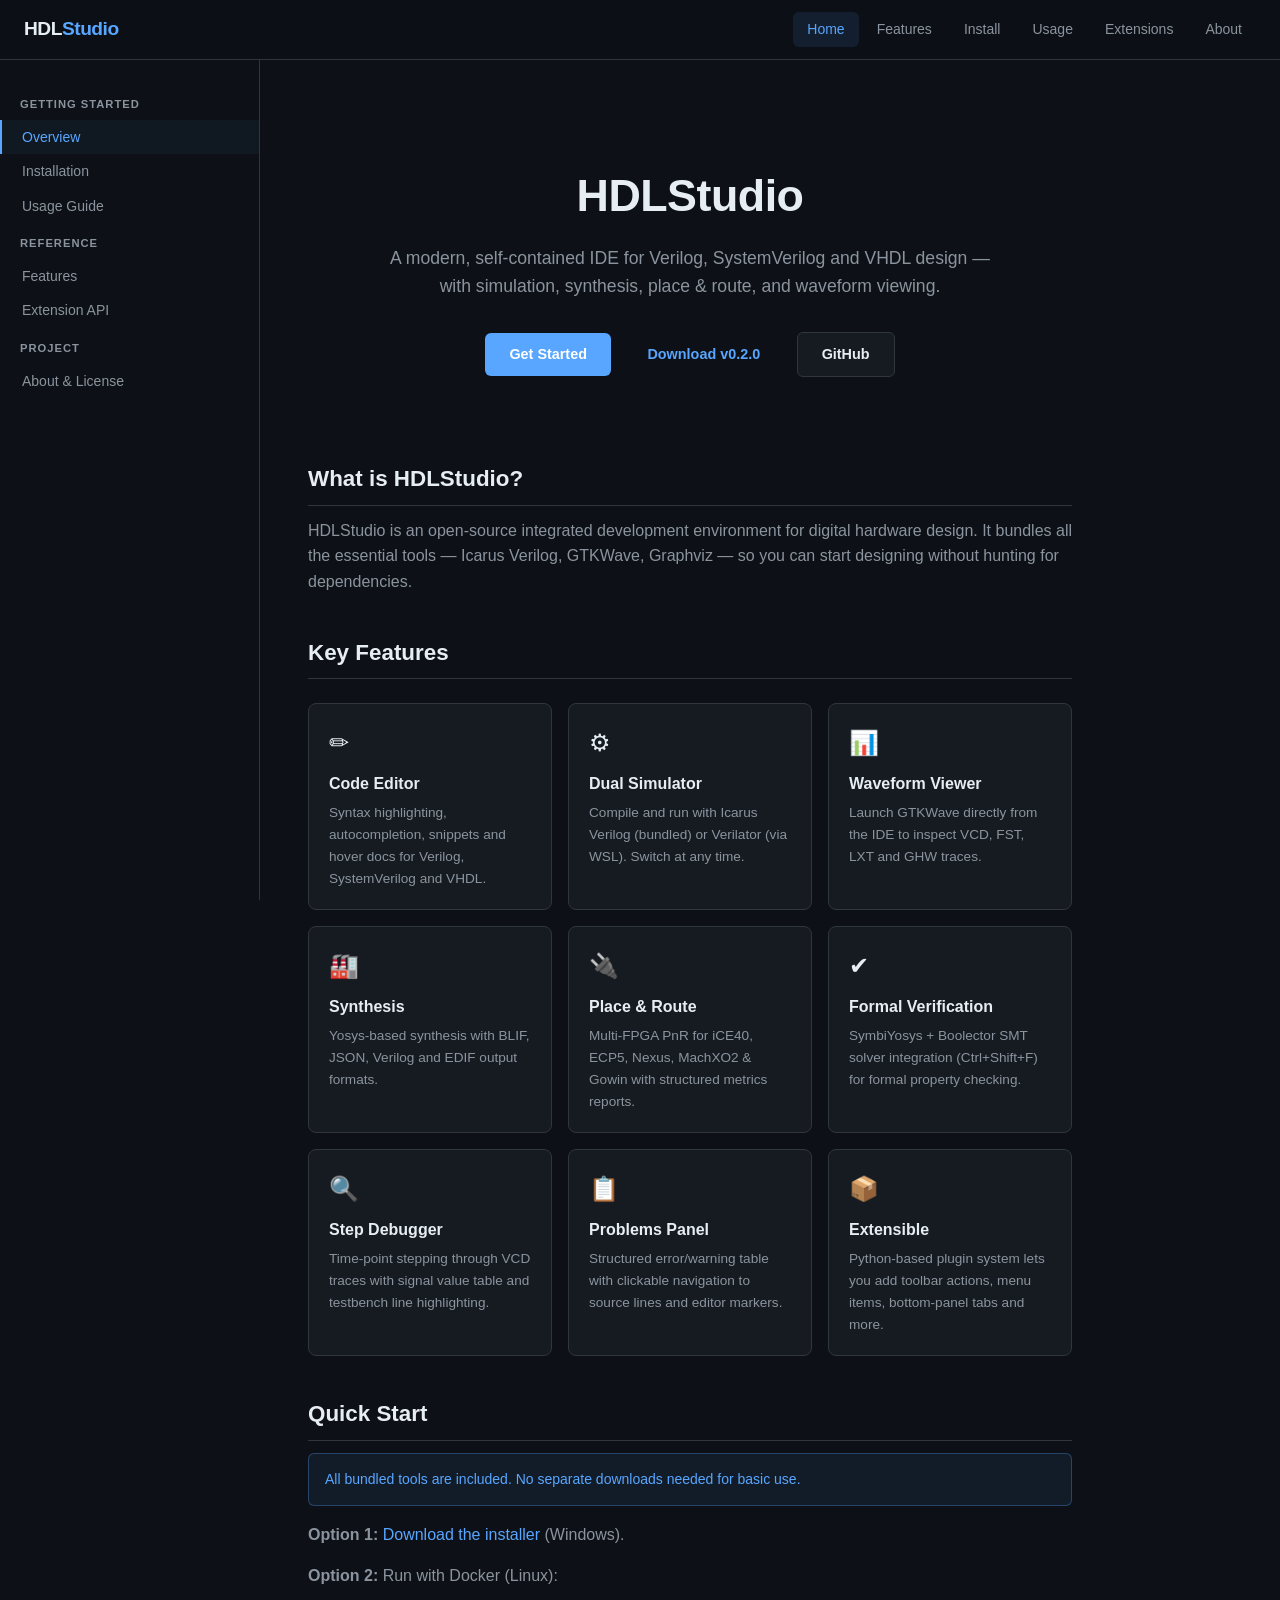
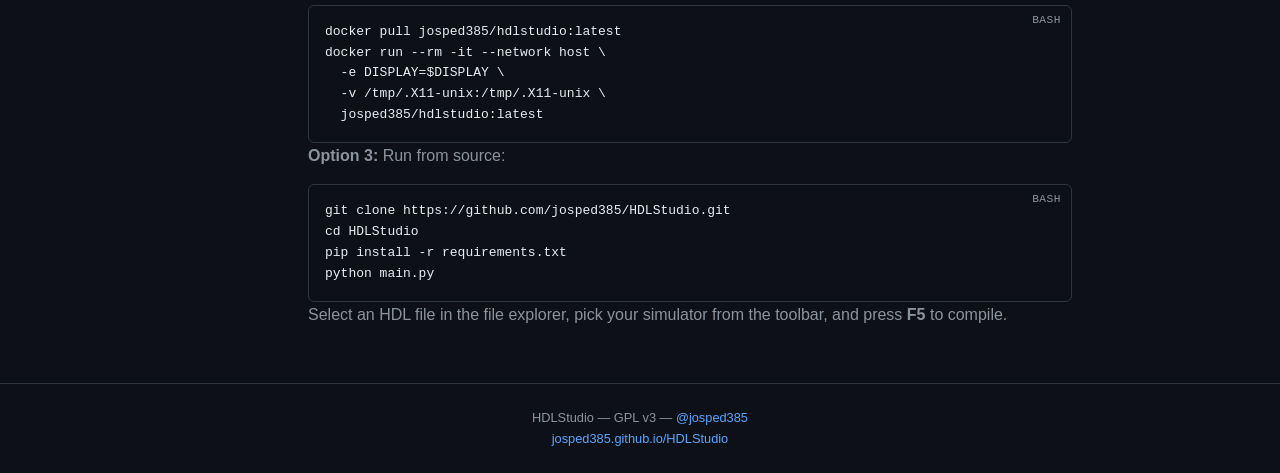
<file: docs/index.html>
<!DOCTYPE html>
<html lang="en">
<head>
<meta charset="UTF-8">
<meta name="viewport" content="width=device-width, initial-scale=1.0">
<title>HDLStudio — Modern IDE for Digital Hardware Design</title>
<link rel="stylesheet" href="assets/css/style.css">
</head>
<body>

<div class="header">
  <div class="logo">HDL<span>Studio</span></div>
  <nav>
    <a href="index.html">Home</a>
    <a href="features.html">Features</a>
    <a href="install.html">Install</a>
    <a href="usage.html">Usage</a>
    <a href="extensions.html">Extensions</a>
    <a href="about.html">About</a>
  </nav>
</div>

<div class="wrapper">
  <aside class="sidebar">
    <div class="section-title">Getting Started</div>
    <a href="index.html" class="active">Overview</a>
    <a href="install.html">Installation</a>
    <a href="usage.html">Usage Guide</a>
    <div class="section-title">Reference</div>
    <a href="features.html">Features</a>
    <a href="extensions.html">Extension API</a>
    <div class="section-title">Project</div>
    <a href="about.html">About &amp; License</a>
  </aside>

  <main class="content">
    <div class="hero">
      <h1>HDLStudio</h1>
      <p>A modern, self-contained IDE for Verilog, SystemVerilog and VHDL design — with simulation, synthesis, place &amp; route, and waveform viewing.</p>
      <a href="install.html" class="btn primary">Get Started</a>
      <a href="https://github.com/josped385/HDLStudio/releases/tag/v0.2.0" class="btn download">Download v0.2.0</a>
      <a href="https://github.com/josped385/HDLStudio" class="btn secondary">GitHub</a>
    </div>

    <h2>What is HDLStudio?</h2>
    <p>HDLStudio is an open-source integrated development environment for digital hardware design. It bundles all the essential tools — Icarus Verilog, GTKWave, Graphviz — so you can start designing without hunting for dependencies.</p>

    <h2>Key Features</h2>
    <div class="cards">
      <div class="card">
        <span class="icon">&#x270F;</span>
        <h3>Code Editor</h3>
        <p>Syntax highlighting, autocompletion, snippets and hover docs for Verilog, SystemVerilog and VHDL.</p>
      </div>
      <div class="card">
        <span class="icon">&#x2699;</span>
        <h3>Dual Simulator</h3>
        <p>Compile and run with Icarus Verilog (bundled) or Verilator (via WSL). Switch at any time.</p>
      </div>
      <div class="card">
        <span class="icon">&#x1F4CA;</span>
        <h3>Waveform Viewer</h3>
        <p>Launch GTKWave directly from the IDE to inspect VCD, FST, LXT and GHW traces.</p>
      </div>
      <div class="card">
        <span class="icon">&#x1F3ED;</span>
        <h3>Synthesis</h3>
        <p>Yosys-based synthesis with BLIF, JSON, Verilog and EDIF output formats.</p>
      </div>
      <div class="card">
        <span class="icon">&#x1F50C;</span>
        <h3>Place &amp; Route</h3>
        <p>Multi-FPGA PnR for iCE40, ECP5, Nexus, MachXO2 &amp; Gowin with structured metrics reports.</p>
      </div>
      <div class="card">
        <span class="icon">&#x2714;</span>
        <h3>Formal Verification</h3>
        <p>SymbiYosys + Boolector SMT solver integration (Ctrl+Shift+F) for formal property checking.</p>
      </div>
      <div class="card">
        <span class="icon">&#x1F50D;</span>
        <h3>Step Debugger</h3>
        <p>Time-point stepping through VCD traces with signal value table and testbench line highlighting.</p>
      </div>
      <div class="card">
        <span class="icon">&#x1F4CB;</span>
        <h3>Problems Panel</h3>
        <p>Structured error/warning table with clickable navigation to source lines and editor markers.</p>
      </div>
      <div class="card">
        <span class="icon">&#x1F4E6;</span>
        <h3>Extensible</h3>
        <p>Python-based plugin system lets you add toolbar actions, menu items, bottom-panel tabs and more.</p>
      </div>
    </div>

    <h2>Quick Start</h2>
    <div class="alert info">All bundled tools are included. No separate downloads needed for basic use.</div>
    <p><strong>Option 1:</strong> <a href="install.html">Download the installer</a> (Windows).</p>
    <p><strong>Option 2:</strong> Run with Docker (Linux):</p>
    <pre><code class="lang-tag">bash</code>docker pull josped385/hdlstudio:latest
docker run --rm -it --network host \
  -e DISPLAY=$DISPLAY \
  -v /tmp/.X11-unix:/tmp/.X11-unix \
  josped385/hdlstudio:latest</pre>
    <p><strong>Option 3:</strong> Run from source:</p>
    <pre><code class="lang-tag">bash</code>git clone https://github.com/josped385/HDLStudio.git
cd HDLStudio
pip install -r requirements.txt
python main.py</pre>
    <p>Select an HDL file in the file explorer, pick your simulator from the toolbar, and press <strong>F5</strong> to compile.</p>

  </main>
</div>

<div class="footer">
  HDLStudio &mdash; GPL v3 &mdash; <a href="https://github.com/josped385">@josped385</a><br><a href='https://josped385.github.io/HDLStudio/'>josped385.github.io/HDLStudio</a>
</div>

<script src="assets/js/main.js"></script>
</body>
</html>
</file>
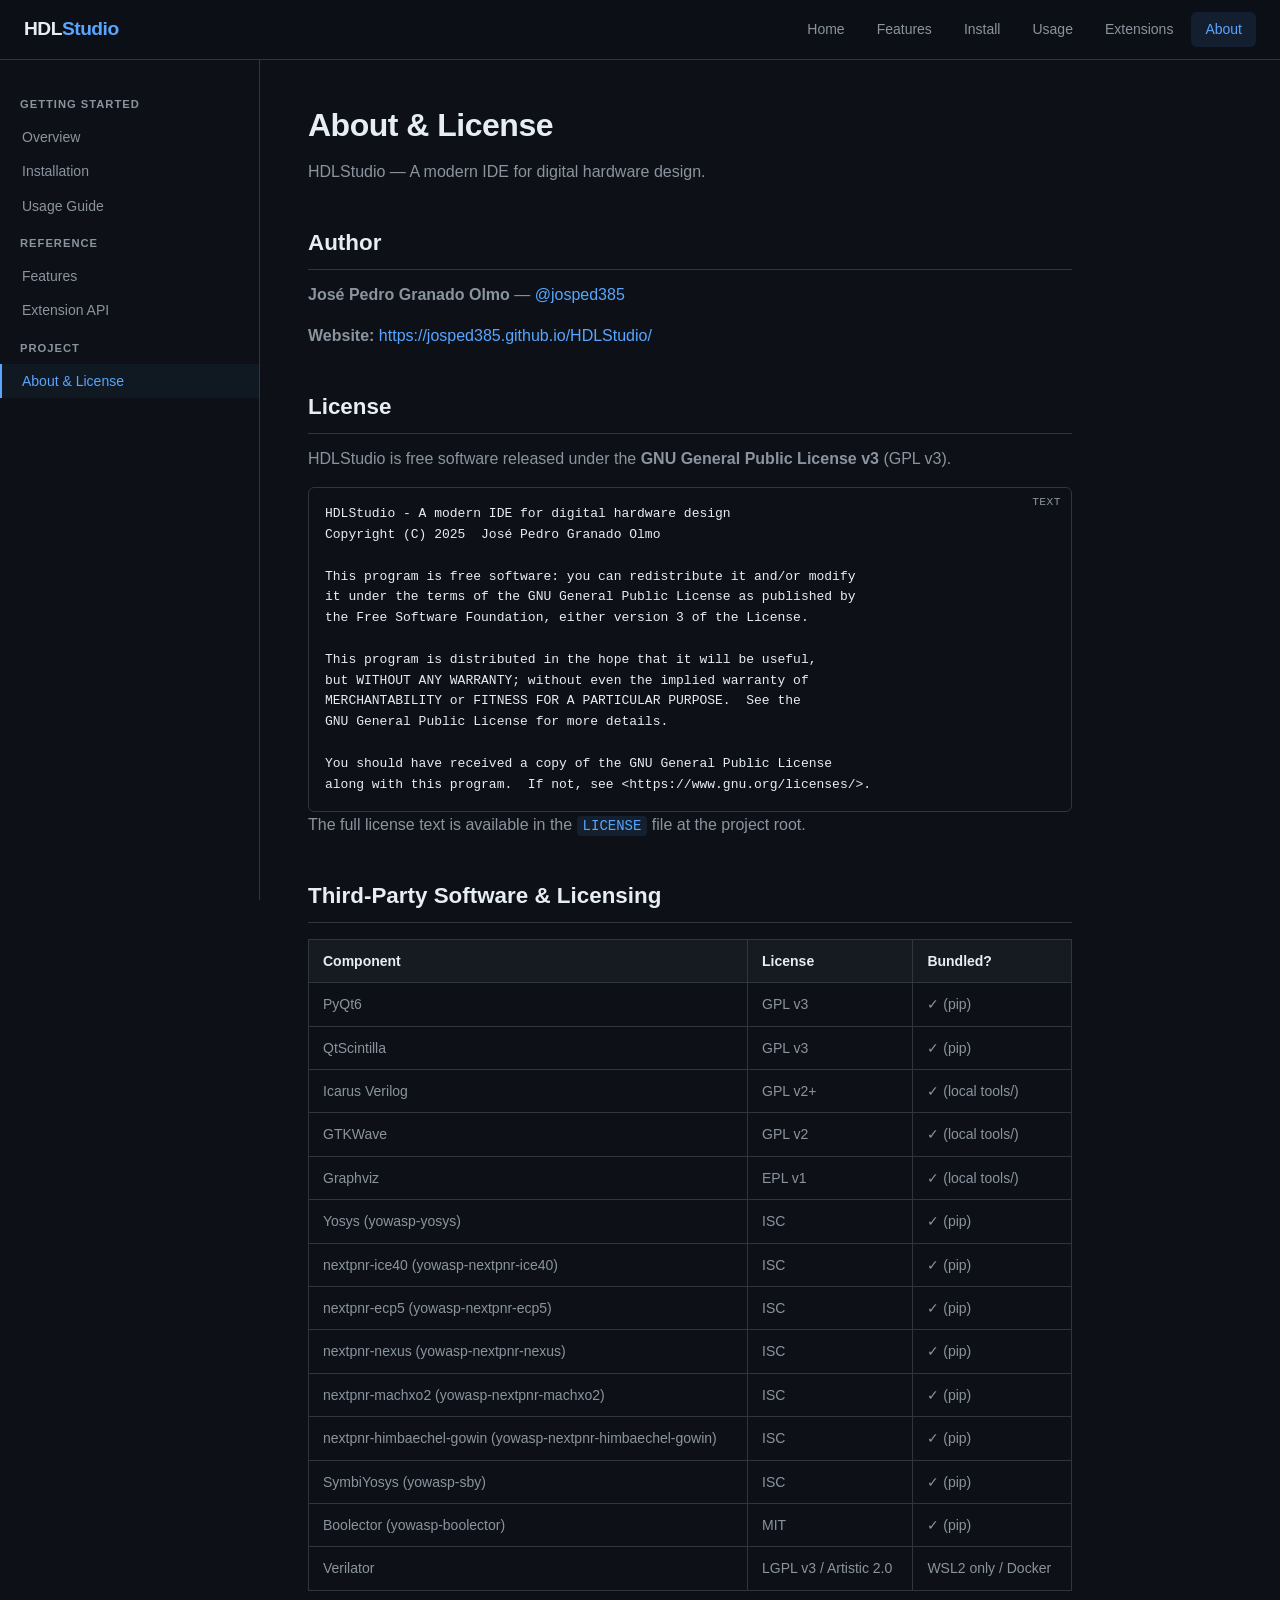
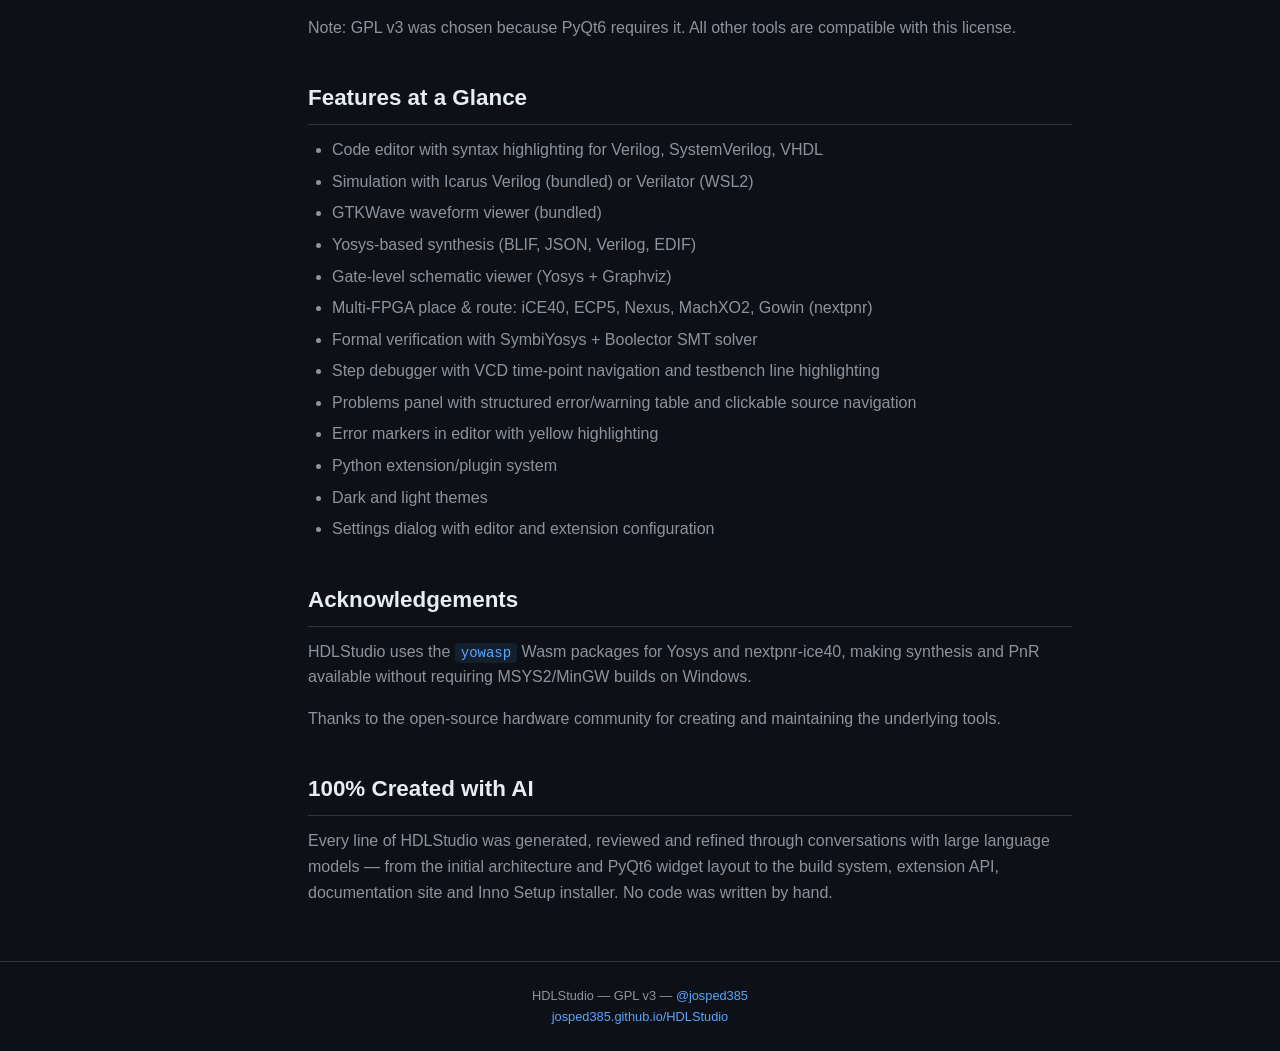
<file: docs/about.html>
<!DOCTYPE html>
<html lang="en">
<head>
<meta charset="UTF-8">
<meta name="viewport" content="width=device-width, initial-scale=1.0">
<title>About — HDLStudio</title>
<link rel="stylesheet" href="assets/css/style.css">
</head>
<body>

<div class="header">
  <div class="logo">HDL<span>Studio</span></div>
  <nav>
    <a href="index.html">Home</a>
    <a href="features.html">Features</a>
    <a href="install.html">Install</a>
    <a href="usage.html">Usage</a>
    <a href="extensions.html">Extensions</a>
    <a href="about.html">About</a>
  </nav>
</div>

<div class="wrapper">
  <aside class="sidebar">
    <div class="section-title">Getting Started</div>
    <a href="index.html">Overview</a>
    <a href="install.html">Installation</a>
    <a href="usage.html">Usage Guide</a>
    <div class="section-title">Reference</div>
    <a href="features.html">Features</a>
    <a href="extensions.html">Extension API</a>
    <div class="section-title">Project</div>
    <a href="about.html" class="active">About &amp; License</a>
  </aside>

  <main class="content">
    <h1>About &amp; License</h1>
    <p class="subtitle">HDLStudio &mdash; A modern IDE for digital hardware design.</p>

    <h2>Author</h2>
    <p><strong>Jos&eacute; Pedro Granado Olmo</strong> &mdash; <a href="https://github.com/josped385">@josped385</a></p>
    <p><strong>Website:</strong> <a href="https://josped385.github.io/HDLStudio/">https://josped385.github.io/HDLStudio/</a></p>

    <h2>License</h2>
    <p>HDLStudio is free software released under the <strong>GNU General Public License v3</strong> (GPL v3).</p>
    <pre><code class="lang-tag">text</code>HDLStudio - A modern IDE for digital hardware design
Copyright (C) 2025  Jos&eacute; Pedro Granado Olmo

This program is free software: you can redistribute it and/or modify
it under the terms of the GNU General Public License as published by
the Free Software Foundation, either version 3 of the License.

This program is distributed in the hope that it will be useful,
but WITHOUT ANY WARRANTY; without even the implied warranty of
MERCHANTABILITY or FITNESS FOR A PARTICULAR PURPOSE.  See the
GNU General Public License for more details.

You should have received a copy of the GNU General Public License
along with this program.  If not, see &lt;https://www.gnu.org/licenses/&gt;.</pre>
    <p>The full license text is available in the <code>LICENSE</code> file at the project root.</p>

    <h2>Third-Party Software &amp; Licensing</h2>
    <table>
      <tr><th>Component</th><th>License</th><th>Bundled?</th></tr>
      <tr><td>PyQt6</td><td>GPL v3</td><td>&#x2713; (pip)</td></tr>
      <tr><td>QtScintilla</td><td>GPL v3</td><td>&#x2713; (pip)</td></tr>
      <tr><td>Icarus Verilog</td><td>GPL v2+</td><td>&#x2713; (local tools/)</td></tr>
      <tr><td>GTKWave</td><td>GPL v2</td><td>&#x2713; (local tools/)</td></tr>
      <tr><td>Graphviz</td><td>EPL v1</td><td>&#x2713; (local tools/)</td></tr>
      <tr><td>Yosys (yowasp-yosys)</td><td>ISC</td><td>&#x2713; (pip)</td></tr>
      <tr><td>nextpnr-ice40 (yowasp-nextpnr-ice40)</td><td>ISC</td><td>&#x2713; (pip)</td></tr>
      <tr><td>nextpnr-ecp5 (yowasp-nextpnr-ecp5)</td><td>ISC</td><td>&#x2713; (pip)</td></tr>
      <tr><td>nextpnr-nexus (yowasp-nextpnr-nexus)</td><td>ISC</td><td>&#x2713; (pip)</td></tr>
      <tr><td>nextpnr-machxo2 (yowasp-nextpnr-machxo2)</td><td>ISC</td><td>&#x2713; (pip)</td></tr>
      <tr><td>nextpnr-himbaechel-gowin (yowasp-nextpnr-himbaechel-gowin)</td><td>ISC</td><td>&#x2713; (pip)</td></tr>
      <tr><td>SymbiYosys (yowasp-sby)</td><td>ISC</td><td>&#x2713; (pip)</td></tr>
      <tr><td>Boolector (yowasp-boolector)</td><td>MIT</td><td>&#x2713; (pip)</td></tr>
      <tr><td>Verilator</td><td>LGPL v3 / Artistic 2.0</td><td>WSL2 only / Docker</td></tr>
    </table>
    <p>Note: GPL v3 was chosen because PyQt6 requires it. All other tools are compatible with this license.</p>

    <h2>Features at a Glance</h2>
    <ul>
      <li>Code editor with syntax highlighting for Verilog, SystemVerilog, VHDL</li>
      <li>Simulation with Icarus Verilog (bundled) or Verilator (WSL2)</li>
      <li>GTKWave waveform viewer (bundled)</li>
      <li>Yosys-based synthesis (BLIF, JSON, Verilog, EDIF)</li>
      <li>Gate-level schematic viewer (Yosys + Graphviz)</li>
      <li>Multi-FPGA place &amp; route: iCE40, ECP5, Nexus, MachXO2, Gowin (nextpnr)</li>
      <li>Formal verification with SymbiYosys + Boolector SMT solver</li>
      <li>Step debugger with VCD time-point navigation and testbench line highlighting</li>
      <li>Problems panel with structured error/warning table and clickable source navigation</li>
      <li>Error markers in editor with yellow highlighting</li>
      <li>Python extension/plugin system</li>
      <li>Dark and light themes</li>
      <li>Settings dialog with editor and extension configuration</li>
    </ul>

    <h2>Acknowledgements</h2>
    <p>HDLStudio uses the <code>yowasp</code> Wasm packages for Yosys and nextpnr-ice40, making synthesis and PnR available without requiring MSYS2/MinGW builds on Windows.</p>
    <p>Thanks to the open-source hardware community for creating and maintaining the underlying tools.</p>

    <h2>100% Created with AI</h2>
    <p>Every line of HDLStudio was generated, reviewed and refined through conversations with large language models &mdash; from the initial architecture and PyQt6 widget layout to the build system, extension API, documentation site and Inno Setup installer. No code was written by hand.</p>

  </main>
</div>

<div class="footer">
  HDLStudio &mdash; GPL v3 &mdash; <a href="https://github.com/josped385">@josped385</a><br><a href='https://josped385.github.io/HDLStudio/'>josped385.github.io/HDLStudio</a>
</div>
<script src="assets/js/main.js"></script>
</body>
</html>
</file>
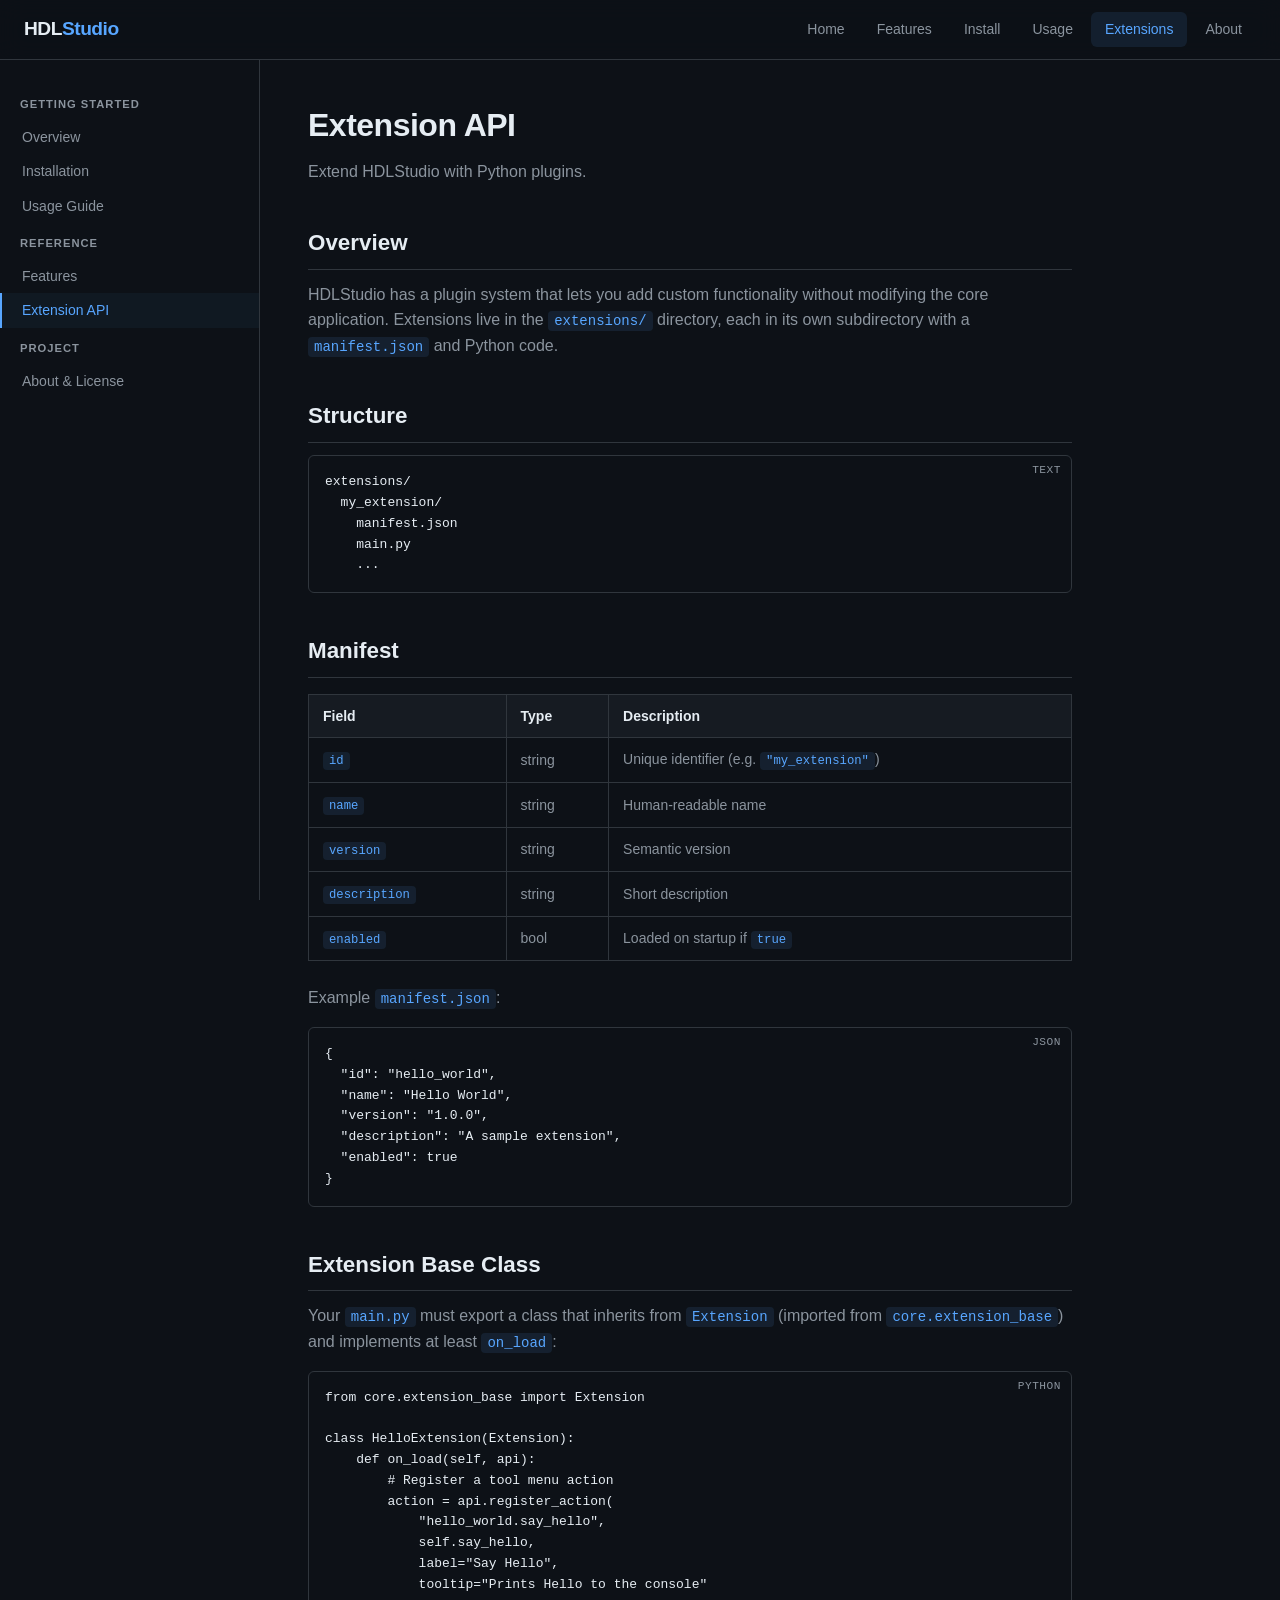
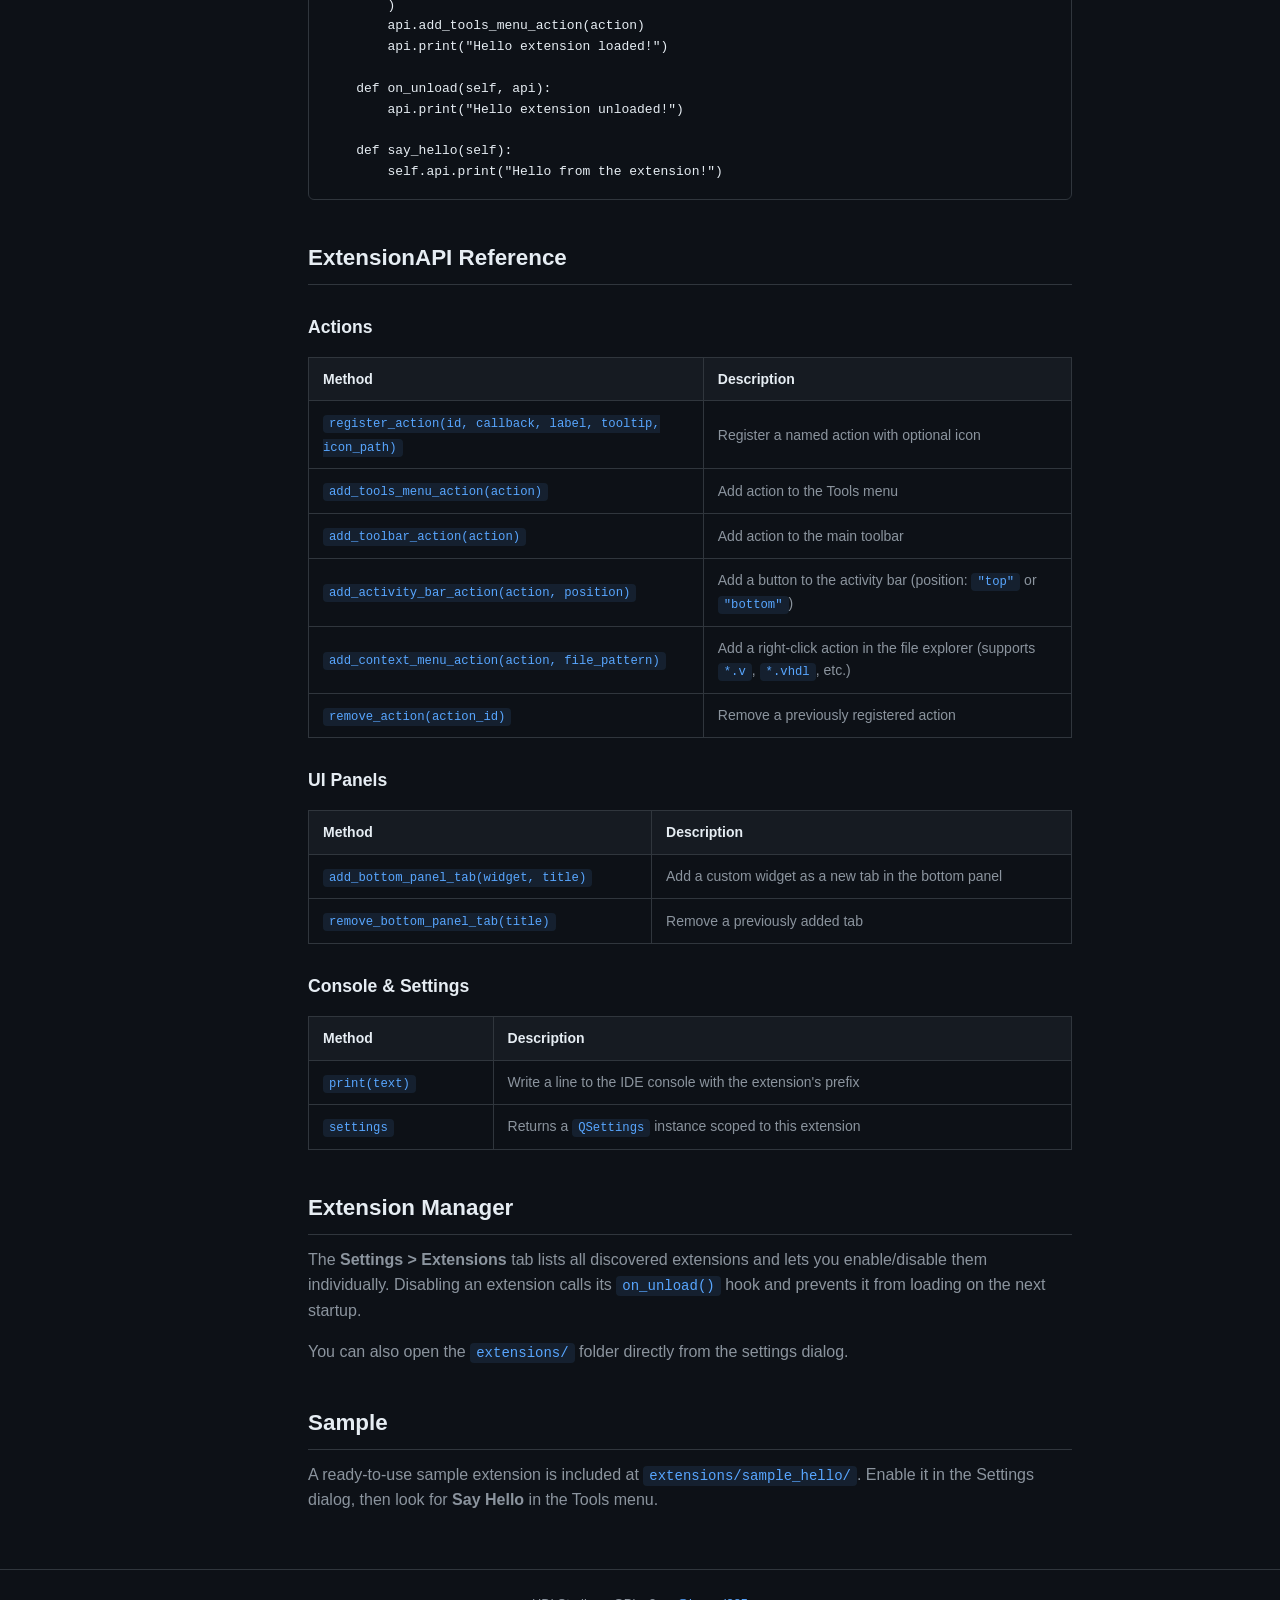
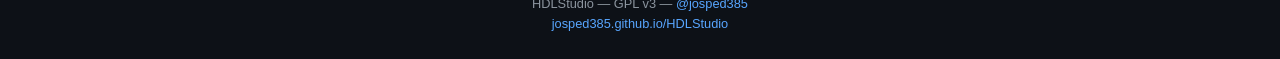
<file: docs/extensions.html>
<!DOCTYPE html>
<html lang="en">
<head>
<meta charset="UTF-8">
<meta name="viewport" content="width=device-width, initial-scale=1.0">
<title>Extension API — HDLStudio</title>
<link rel="stylesheet" href="assets/css/style.css">
</head>
<body>

<div class="header">
  <div class="logo">HDL<span>Studio</span></div>
  <nav>
    <a href="index.html">Home</a>
    <a href="features.html">Features</a>
    <a href="install.html">Install</a>
    <a href="usage.html">Usage</a>
    <a href="extensions.html">Extensions</a>
    <a href="about.html">About</a>
  </nav>
</div>

<div class="wrapper">
  <aside class="sidebar">
    <div class="section-title">Getting Started</div>
    <a href="index.html">Overview</a>
    <a href="install.html">Installation</a>
    <a href="usage.html">Usage Guide</a>
    <div class="section-title">Reference</div>
    <a href="features.html">Features</a>
    <a href="extensions.html" class="active">Extension API</a>
    <div class="section-title">Project</div>
    <a href="about.html">About &amp; License</a>
  </aside>

  <main class="content">
    <h1>Extension API</h1>
    <p class="subtitle">Extend HDLStudio with Python plugins.</p>

    <h2>Overview</h2>
    <p>HDLStudio has a plugin system that lets you add custom functionality without modifying the core application. Extensions live in the <code>extensions/</code> directory, each in its own subdirectory with a <code>manifest.json</code> and Python code.</p>

    <h2>Structure</h2>
    <pre><code class="lang-tag">text</code>extensions/
  my_extension/
    manifest.json
    main.py
    ...</pre>

    <h2>Manifest</h2>
    <table>
      <tr><th>Field</th><th>Type</th><th>Description</th></tr>
      <tr><td><code>id</code></td><td>string</td><td>Unique identifier (e.g. <code>"my_extension"</code>)</td></tr>
      <tr><td><code>name</code></td><td>string</td><td>Human-readable name</td></tr>
      <tr><td><code>version</code></td><td>string</td><td>Semantic version</td></tr>
      <tr><td><code>description</code></td><td>string</td><td>Short description</td></tr>
      <tr><td><code>enabled</code></td><td>bool</td><td>Loaded on startup if <code>true</code></td></tr>
    </table>

    <p>Example <code>manifest.json</code>:</p>
    <pre><code class="lang-tag">json</code>{
  "id": "hello_world",
  "name": "Hello World",
  "version": "1.0.0",
  "description": "A sample extension",
  "enabled": true
}</pre>

    <h2>Extension Base Class</h2>
    <p>Your <code>main.py</code> must export a class that inherits from <code>Extension</code> (imported from <code>core.extension_base</code>) and implements at least <code>on_load</code>:</p>

    <pre><code class="lang-tag">python</code>from core.extension_base import Extension

class HelloExtension(Extension):
    def on_load(self, api):
        # Register a tool menu action
        action = api.register_action(
            "hello_world.say_hello",
            self.say_hello,
            label="Say Hello",
            tooltip="Prints Hello to the console"
        )
        api.add_tools_menu_action(action)
        api.print("Hello extension loaded!")

    def on_unload(self, api):
        api.print("Hello extension unloaded!")

    def say_hello(self):
        self.api.print("Hello from the extension!")</pre>

    <h2>ExtensionAPI Reference</h2>

    <h3>Actions</h3>
    <table>
      <tr><th>Method</th><th>Description</th></tr>
      <tr><td><code>register_action(id, callback, label, tooltip, icon_path)</code></td><td>Register a named action with optional icon</td></tr>
      <tr><td><code>add_tools_menu_action(action)</code></td><td>Add action to the Tools menu</td></tr>
      <tr><td><code>add_toolbar_action(action)</code></td><td>Add action to the main toolbar</td></tr>
      <tr><td><code>add_activity_bar_action(action, position)</code></td><td>Add a button to the activity bar (position: <code>"top"</code> or <code>"bottom"</code>)</td></tr>
      <tr><td><code>add_context_menu_action(action, file_pattern)</code></td><td>Add a right-click action in the file explorer (supports <code>*.v</code>, <code>*.vhdl</code>, etc.)</td></tr>
      <tr><td><code>remove_action(action_id)</code></td><td>Remove a previously registered action</td></tr>
    </table>

    <h3>UI Panels</h3>
    <table>
      <tr><th>Method</th><th>Description</th></tr>
      <tr><td><code>add_bottom_panel_tab(widget, title)</code></td><td>Add a custom widget as a new tab in the bottom panel</td></tr>
      <tr><td><code>remove_bottom_panel_tab(title)</code></td><td>Remove a previously added tab</td></tr>
    </table>

    <h3>Console &amp; Settings</h3>
    <table>
      <tr><th>Method</th><th>Description</th></tr>
      <tr><td><code>print(text)</code></td><td>Write a line to the IDE console with the extension's prefix</td></tr>
      <tr><td><code>settings</code></td><td>Returns a <code>QSettings</code> instance scoped to this extension</td></tr>
    </table>

    <h2>Extension Manager</h2>
    <p>The <strong>Settings &gt; Extensions</strong> tab lists all discovered extensions and lets you enable/disable them individually. Disabling an extension calls its <code>on_unload()</code> hook and prevents it from loading on the next startup.</p>
    <p>You can also open the <code>extensions/</code> folder directly from the settings dialog.</p>

    <h2>Sample</h2>
    <p>A ready-to-use sample extension is included at <code>extensions/sample_hello/</code>. Enable it in the Settings dialog, then look for <strong>Say Hello</strong> in the Tools menu.</p>

  </main>
</div>

<div class="footer">
  HDLStudio &mdash; GPL v3 &mdash; <a href="https://github.com/josped385">@josped385</a><br><a href='https://josped385.github.io/HDLStudio/'>josped385.github.io/HDLStudio</a>
</div>
<script src="assets/js/main.js"></script>
</body>
</html>
</file>
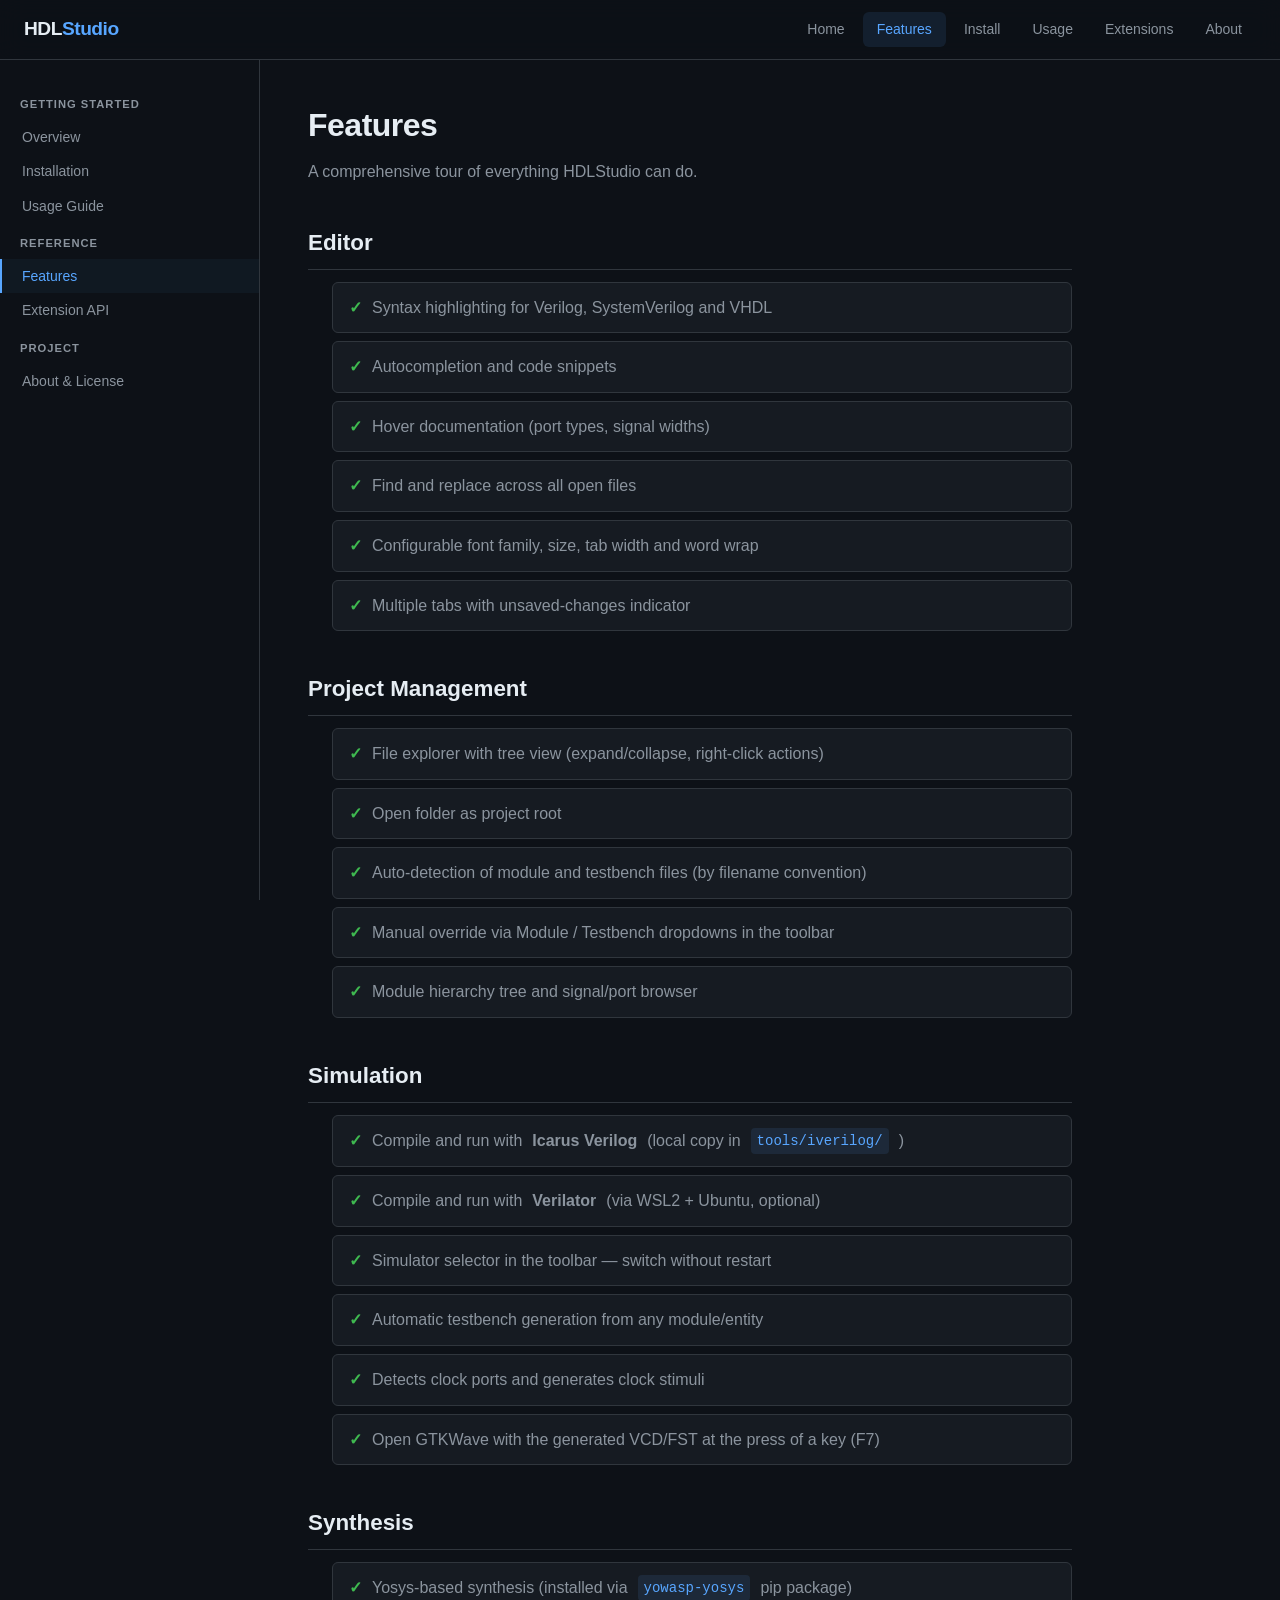
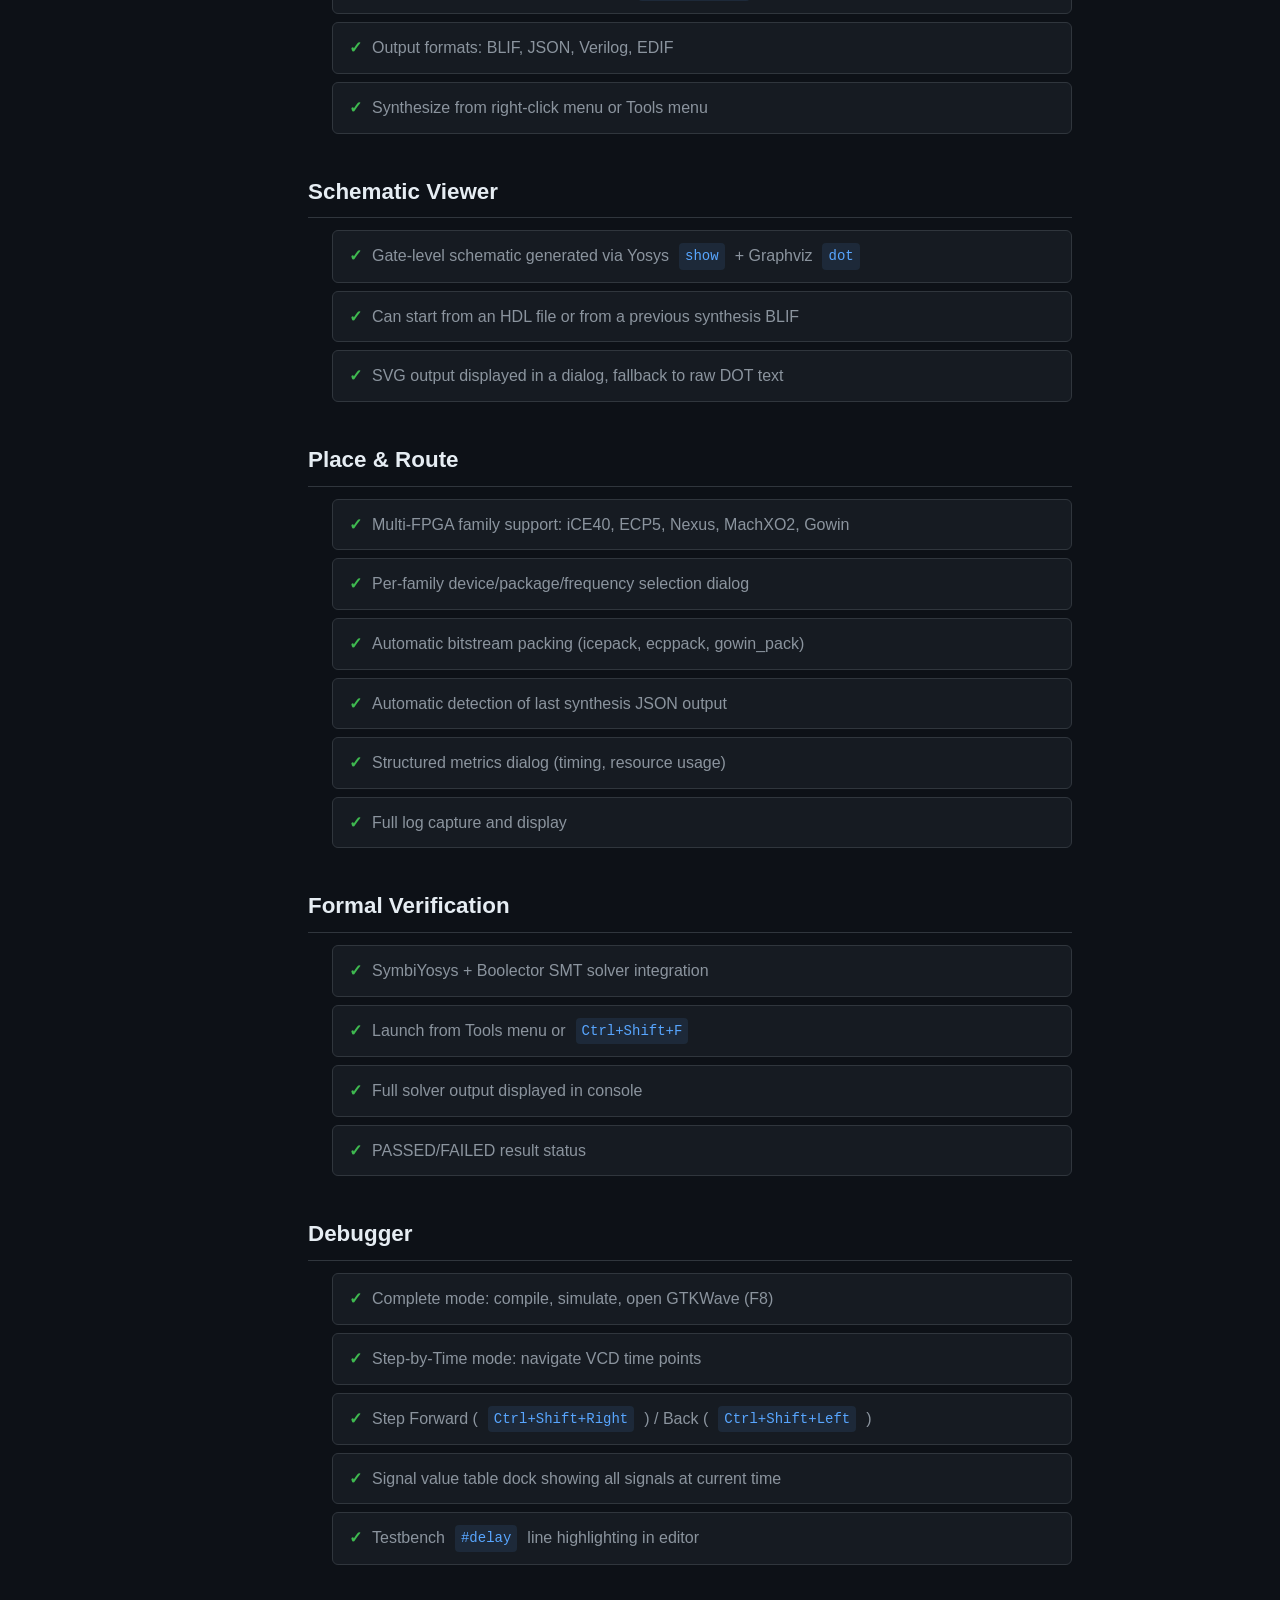
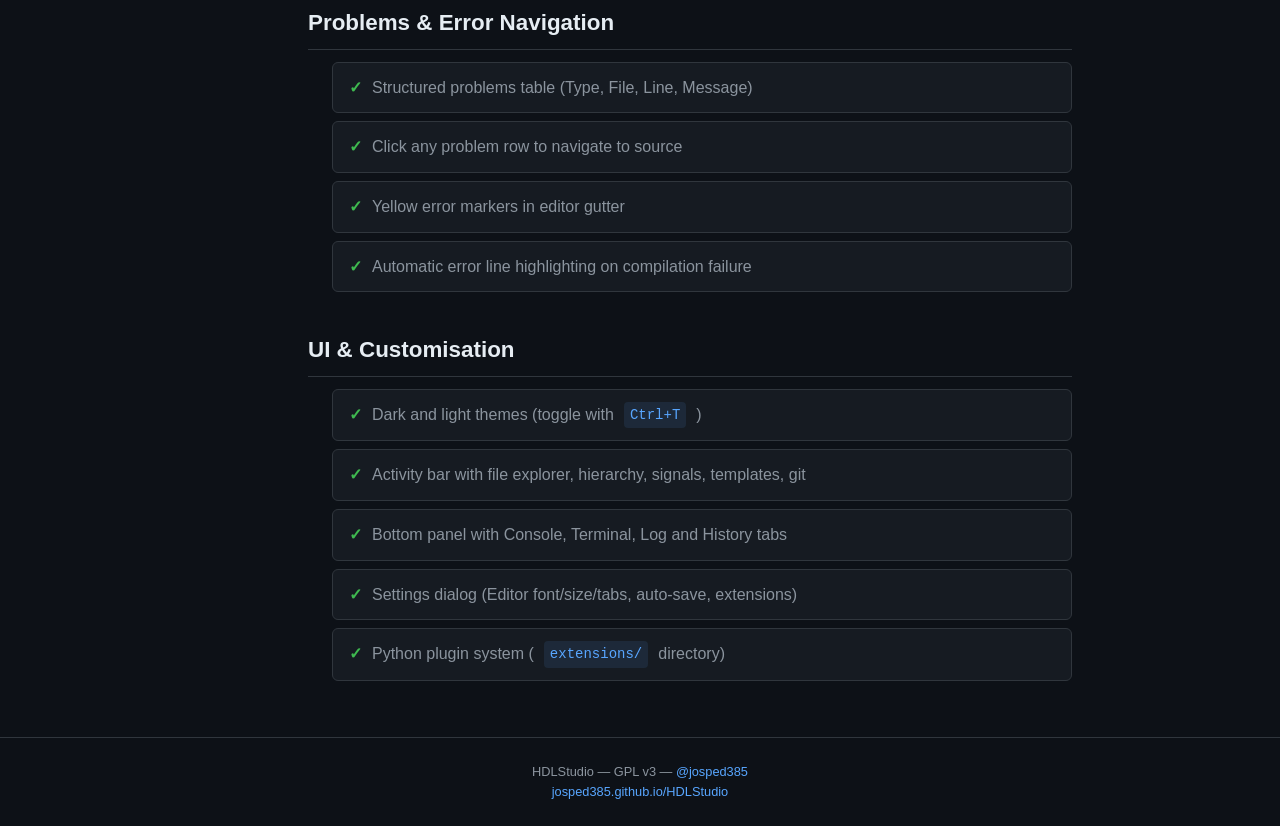
<file: docs/features.html>
<!DOCTYPE html>
<html lang="en">
<head>
<meta charset="UTF-8">
<meta name="viewport" content="width=device-width, initial-scale=1.0">
<title>Features — HDLStudio</title>
<link rel="stylesheet" href="assets/css/style.css">
</head>
<body>

<div class="header">
  <div class="logo">HDL<span>Studio</span></div>
  <nav>
    <a href="index.html">Home</a>
    <a href="features.html">Features</a>
    <a href="install.html">Install</a>
    <a href="usage.html">Usage</a>
    <a href="extensions.html">Extensions</a>
    <a href="about.html">About</a>
  </nav>
</div>

<div class="wrapper">
  <aside class="sidebar">
    <div class="section-title">Getting Started</div>
    <a href="index.html">Overview</a>
    <a href="install.html">Installation</a>
    <a href="usage.html">Usage Guide</a>
    <div class="section-title">Reference</div>
    <a href="features.html" class="active">Features</a>
    <a href="extensions.html">Extension API</a>
    <div class="section-title">Project</div>
    <a href="about.html">About &amp; License</a>
  </aside>

  <main class="content">
    <h1>Features</h1>
    <p class="subtitle">A comprehensive tour of everything HDLStudio can do.</p>

    <h2>Editor</h2>
    <ul class="feature-list">
      <li><span class="check">&#x2713;</span> Syntax highlighting for Verilog, SystemVerilog and VHDL</li>
      <li><span class="check">&#x2713;</span> Autocompletion and code snippets</li>
      <li><span class="check">&#x2713;</span> Hover documentation (port types, signal widths)</li>
      <li><span class="check">&#x2713;</span> Find and replace across all open files</li>
      <li><span class="check">&#x2713;</span> Configurable font family, size, tab width and word wrap</li>
      <li><span class="check">&#x2713;</span> Multiple tabs with unsaved-changes indicator</li>
    </ul>

    <h2>Project Management</h2>
    <ul class="feature-list">
      <li><span class="check">&#x2713;</span> File explorer with tree view (expand/collapse, right-click actions)</li>
      <li><span class="check">&#x2713;</span> Open folder as project root</li>
      <li><span class="check">&#x2713;</span> Auto-detection of module and testbench files (by filename convention)</li>
      <li><span class="check">&#x2713;</span> Manual override via Module / Testbench dropdowns in the toolbar</li>
      <li><span class="check">&#x2713;</span> Module hierarchy tree and signal/port browser</li>
    </ul>

    <h2>Simulation</h2>
    <ul class="feature-list">
      <li><span class="check">&#x2713;</span> Compile and run with <strong>Icarus Verilog</strong> (local copy in <code>tools/iverilog/</code>)</li>
      <li><span class="check">&#x2713;</span> Compile and run with <strong>Verilator</strong> (via WSL2 + Ubuntu, optional)</li>
      <li><span class="check">&#x2713;</span> Simulator selector in the toolbar — switch without restart</li>
      <li><span class="check">&#x2713;</span> Automatic testbench generation from any module/entity</li>
      <li><span class="check">&#x2713;</span> Detects clock ports and generates clock stimuli</li>
      <li><span class="check">&#x2713;</span> Open GTKWave with the generated VCD/FST at the press of a key (F7)</li>
    </ul>

    <h2>Synthesis</h2>
    <ul class="feature-list">
      <li><span class="check">&#x2713;</span> Yosys-based synthesis (installed via <code>yowasp-yosys</code> pip package)</li>
      <li><span class="check">&#x2713;</span> Output formats: BLIF, JSON, Verilog, EDIF</li>
      <li><span class="check">&#x2713;</span> Synthesize from right-click menu or Tools menu</li>
    </ul>

    <h2>Schematic Viewer</h2>
    <ul class="feature-list">
      <li><span class="check">&#x2713;</span> Gate-level schematic generated via Yosys <code>show</code> + Graphviz <code>dot</code></li>
      <li><span class="check">&#x2713;</span> Can start from an HDL file or from a previous synthesis BLIF</li>
      <li><span class="check">&#x2713;</span> SVG output displayed in a dialog, fallback to raw DOT text</li>
    </ul>

    <h2>Place &amp; Route</h2>
    <ul class="feature-list">
      <li><span class="check">&#x2713;</span> Multi-FPGA family support: iCE40, ECP5, Nexus, MachXO2, Gowin</li>
      <li><span class="check">&#x2713;</span> Per-family device/package/frequency selection dialog</li>
      <li><span class="check">&#x2713;</span> Automatic bitstream packing (icepack, ecppack, gowin_pack)</li>
      <li><span class="check">&#x2713;</span> Automatic detection of last synthesis JSON output</li>
      <li><span class="check">&#x2713;</span> Structured metrics dialog (timing, resource usage)</li>
      <li><span class="check">&#x2713;</span> Full log capture and display</li>
    </ul>

    <h2>Formal Verification</h2>
    <ul class="feature-list">
      <li><span class="check">&#x2713;</span> SymbiYosys + Boolector SMT solver integration</li>
      <li><span class="check">&#x2713;</span> Launch from Tools menu or <code>Ctrl+Shift+F</code></li>
      <li><span class="check">&#x2713;</span> Full solver output displayed in console</li>
      <li><span class="check">&#x2713;</span> PASSED/FAILED result status</li>
    </ul>

    <h2>Debugger</h2>
    <ul class="feature-list">
      <li><span class="check">&#x2713;</span> Complete mode: compile, simulate, open GTKWave (F8)</li>
      <li><span class="check">&#x2713;</span> Step-by-Time mode: navigate VCD time points</li>
      <li><span class="check">&#x2713;</span> Step Forward (<code>Ctrl+Shift+Right</code>) / Back (<code>Ctrl+Shift+Left</code>)</li>
      <li><span class="check">&#x2713;</span> Signal value table dock showing all signals at current time</li>
      <li><span class="check">&#x2713;</span> Testbench <code>#delay</code> line highlighting in editor</li>
    </ul>

    <h2>Problems &amp; Error Navigation</h2>
    <ul class="feature-list">
      <li><span class="check">&#x2713;</span> Structured problems table (Type, File, Line, Message)</li>
      <li><span class="check">&#x2713;</span> Click any problem row to navigate to source</li>
      <li><span class="check">&#x2713;</span> Yellow error markers in editor gutter</li>
      <li><span class="check">&#x2713;</span> Automatic error line highlighting on compilation failure</li>
    </ul>

    <h2>UI &amp; Customisation</h2>
    <ul class="feature-list">
      <li><span class="check">&#x2713;</span> Dark and light themes (toggle with <code>Ctrl+T</code>)</li>
      <li><span class="check">&#x2713;</span> Activity bar with file explorer, hierarchy, signals, templates, git</li>
      <li><span class="check">&#x2713;</span> Bottom panel with Console, Terminal, Log and History tabs</li>
      <li><span class="check">&#x2713;</span> Settings dialog (Editor font/size/tabs, auto-save, extensions)</li>
      <li><span class="check">&#x2713;</span> Python plugin system (<code>extensions/</code> directory)</li>
    </ul>

  </main>
</div>

<div class="footer">
  HDLStudio &mdash; GPL v3 &mdash; <a href="https://github.com/josped385">@josped385</a><br><a href='https://josped385.github.io/HDLStudio/'>josped385.github.io/HDLStudio</a>
</div>
<script src="assets/js/main.js"></script>
</body>
</html>
</file>
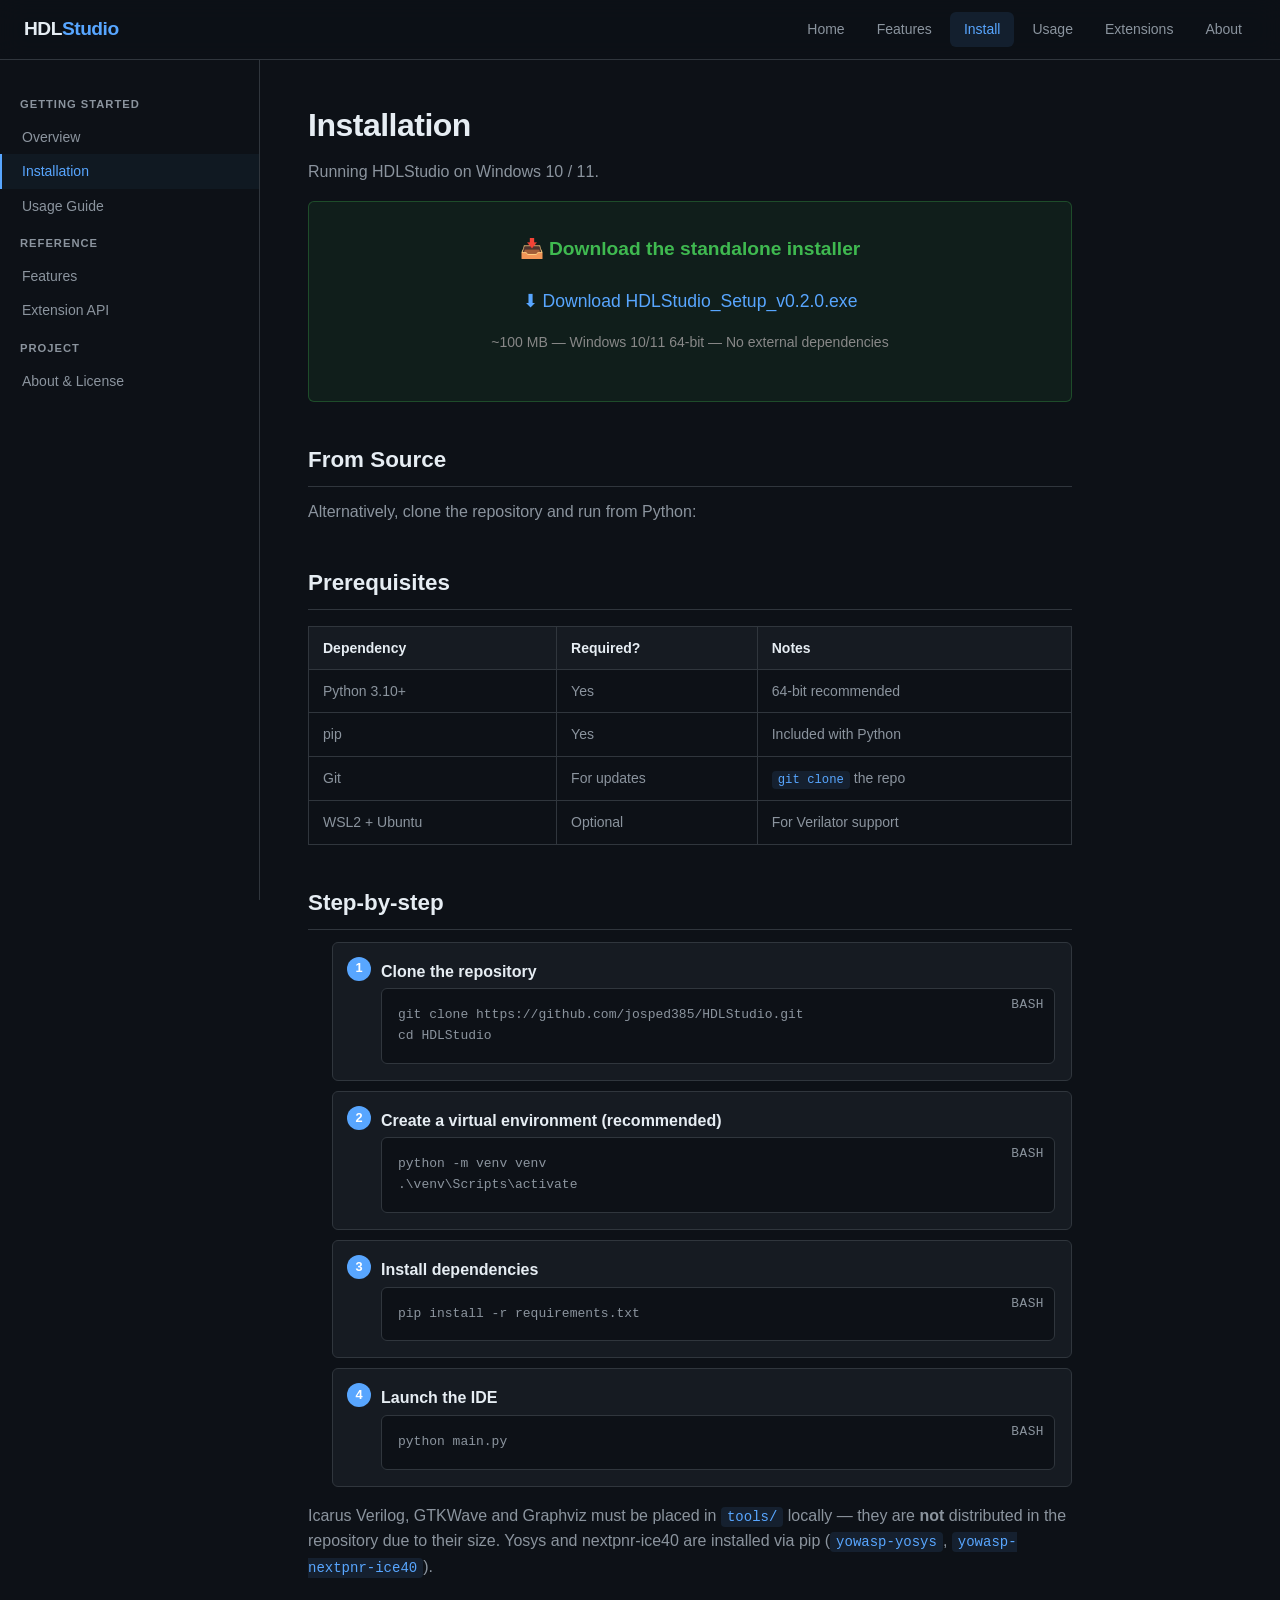
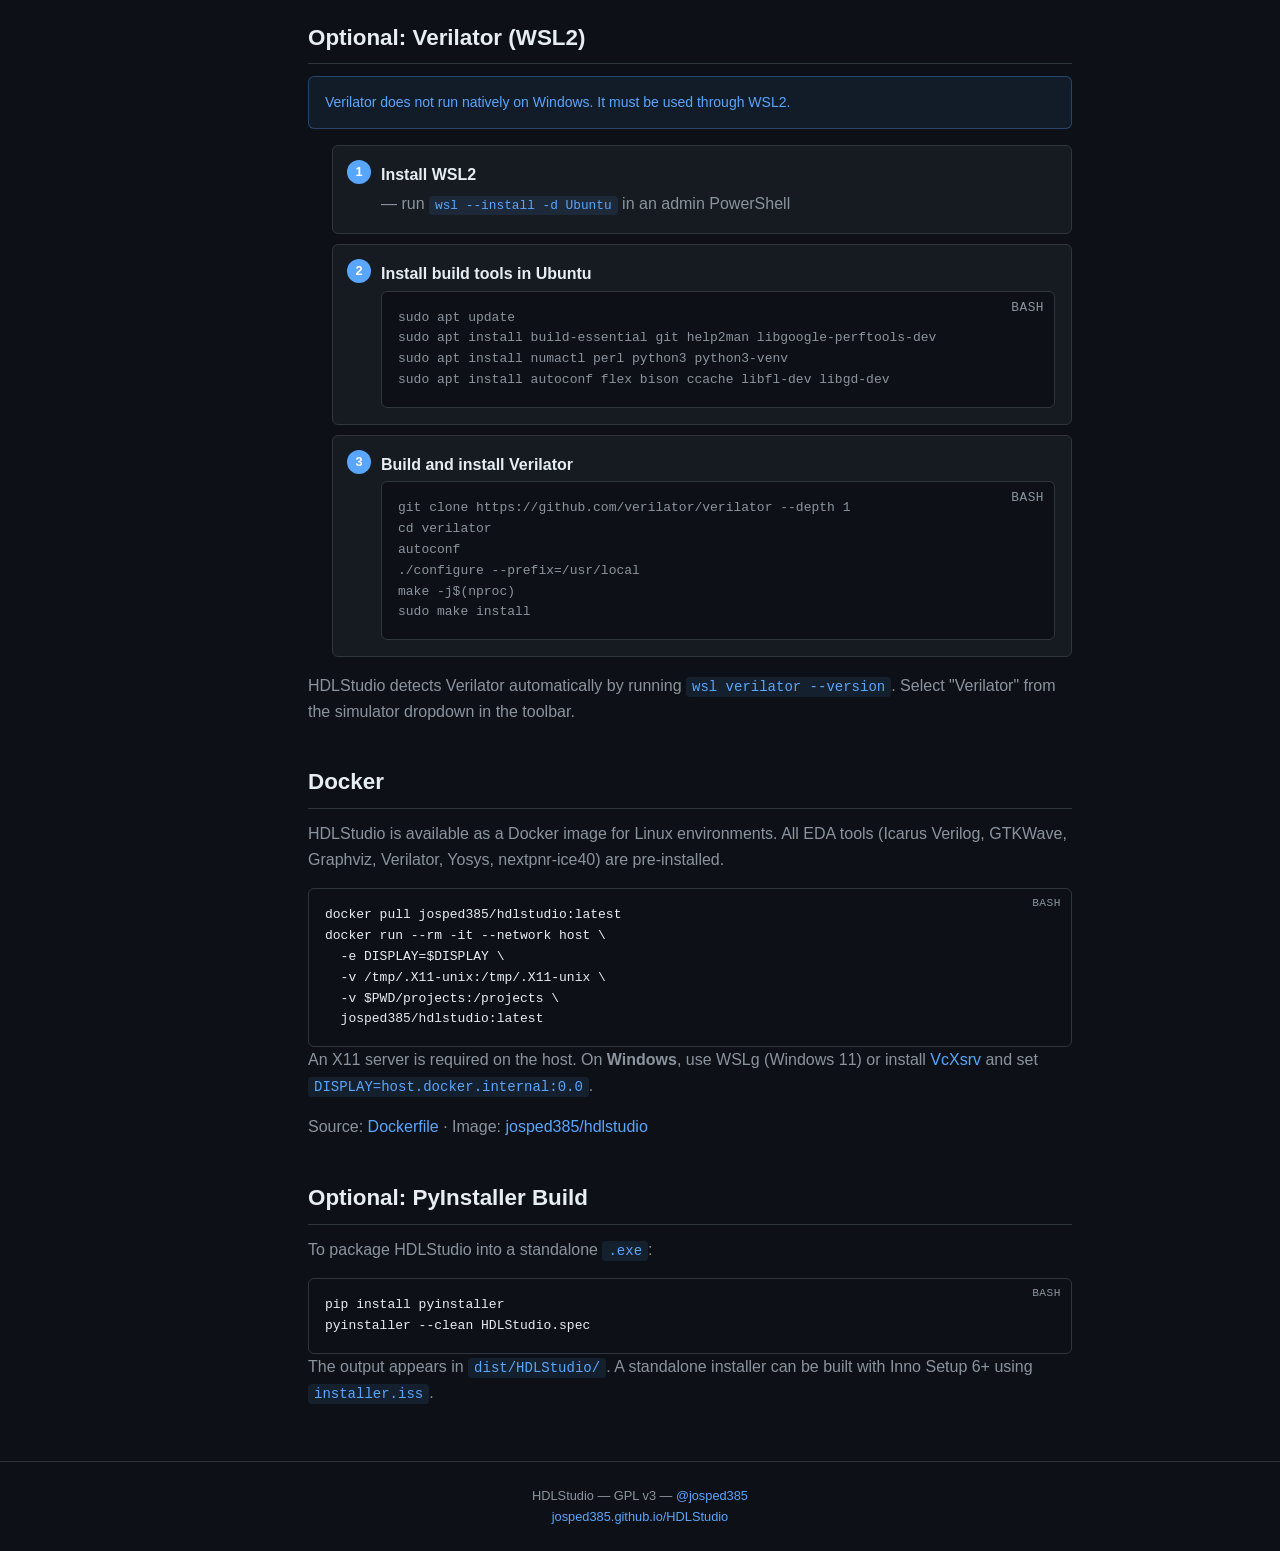
<file: docs/install.html>
<!DOCTYPE html>
<html lang="en">
<head>
<meta charset="UTF-8">
<meta name="viewport" content="width=device-width, initial-scale=1.0">
<title>Installation — HDLStudio</title>
<link rel="stylesheet" href="assets/css/style.css">
</head>
<body>

<div class="header">
  <div class="logo">HDL<span>Studio</span></div>
  <nav>
    <a href="index.html">Home</a>
    <a href="features.html">Features</a>
    <a href="install.html">Install</a>
    <a href="usage.html">Usage</a>
    <a href="extensions.html">Extensions</a>
    <a href="about.html">About</a>
  </nav>
</div>

<div class="wrapper">
  <aside class="sidebar">
    <div class="section-title">Getting Started</div>
    <a href="index.html">Overview</a>
    <a href="install.html" class="active">Installation</a>
    <a href="usage.html">Usage Guide</a>
    <div class="section-title">Reference</div>
    <a href="features.html">Features</a>
    <a href="extensions.html">Extension API</a>
    <div class="section-title">Project</div>
    <a href="about.html">About &amp; License</a>
  </aside>

  <main class="content">
    <h1>Installation</h1>
    <p class="subtitle">Running HDLStudio on Windows 10 / 11.</p>

    <div class="alert success" style="text-align:center; padding:2rem;">
      <strong style="font-size:1.2rem;">&#x1F4E5; Download the standalone installer</strong><br><br>
      <a href="https://github.com/josped385/HDLStudio/releases/download/v0.2.0/HDLStudio_Setup_v0.2.0.exe"
         class="btn primary" style="font-size:1.1rem; padding:0.8rem 2rem;">
         &#x2B07; Download HDLStudio_Setup_v0.2.0.exe
      </a>
      <p style="margin-top:1rem; color:#888;">~100 MB &mdash; Windows 10/11 64-bit &mdash; No external dependencies</p>
    </div>

    <h2>From Source</h2>
    <p>Alternatively, clone the repository and run from Python:</p>

    <h2>Prerequisites</h2>
    <table>
      <tr><th>Dependency</th><th>Required?</th><th>Notes</th></tr>
      <tr><td>Python 3.10+</td><td>Yes</td><td>64-bit recommended</td></tr>
      <tr><td>pip</td><td>Yes</td><td>Included with Python</td></tr>
      <tr><td>Git</td><td>For updates</td><td><code>git clone</code> the repo</td></tr>
      <tr><td>WSL2 + Ubuntu</td><td>Optional</td><td>For Verilator support</td></tr>
    </table>

    <h2>Step-by-step</h2>
    <ol class="steps">
      <li>
        <strong>Clone the repository</strong>
        <pre><code class="lang-tag">bash</code>git clone https://github.com/josped385/HDLStudio.git
cd HDLStudio</pre>
      </li>
      <li>
        <strong>Create a virtual environment (recommended)</strong>
        <pre><code class="lang-tag">bash</code>python -m venv venv
.\venv\Scripts\activate</pre>
      </li>
      <li>
        <strong>Install dependencies</strong>
        <pre><code class="lang-tag">bash</code>pip install -r requirements.txt</pre>
      </li>
      <li>
        <strong>Launch the IDE</strong>
        <pre><code class="lang-tag">bash</code>python main.py</pre>
      </li>
    </ol>

    <p>Icarus Verilog, GTKWave and Graphviz must be placed in <code>tools/</code> locally — they are <strong>not</strong> distributed in the repository due to their size. Yosys and nextpnr-ice40 are installed via pip (<code>yowasp-yosys</code>, <code>yowasp-nextpnr-ice40</code>).</p>

    <h2>Optional: Verilator (WSL2)</h2>
    <div class="alert info">Verilator does not run natively on Windows. It must be used through WSL2.</div>
    <ol class="steps">
      <li><strong>Install WSL2</strong> — run <code>wsl --install -d Ubuntu</code> in an admin PowerShell</li>
      <li><strong>Install build tools in Ubuntu</strong>
        <pre><code class="lang-tag">bash</code>sudo apt update
sudo apt install build-essential git help2man libgoogle-perftools-dev
sudo apt install numactl perl python3 python3-venv
sudo apt install autoconf flex bison ccache libfl-dev libgd-dev</pre></li>
      <li><strong>Build and install Verilator</strong>
        <pre><code class="lang-tag">bash</code>git clone https://github.com/verilator/verilator --depth 1
cd verilator
autoconf
./configure --prefix=/usr/local
make -j$(nproc)
sudo make install</pre></li>
    </ol>
    <p>HDLStudio detects Verilator automatically by running <code>wsl verilator --version</code>. Select "Verilator" from the simulator dropdown in the toolbar.</p>

    <h2>Docker</h2>
    <p>HDLStudio is available as a Docker image for Linux environments. All EDA tools (Icarus Verilog, GTKWave, Graphviz, Verilator, Yosys, nextpnr-ice40) are pre-installed.</p>
    <pre><code class="lang-tag">bash</code>docker pull josped385/hdlstudio:latest
docker run --rm -it --network host \
  -e DISPLAY=$DISPLAY \
  -v /tmp/.X11-unix:/tmp/.X11-unix \
  -v $PWD/projects:/projects \
  josped385/hdlstudio:latest</pre>
    <p>An X11 server is required on the host. On <strong>Windows</strong>, use WSLg (Windows 11) or install <a href="https://sourceforge.net/projects/vcxsrv/">VcXsrv</a> and set <code>DISPLAY=host.docker.internal:0.0</code>.</p>
    <p>Source: <a href="https://github.com/josped385/HDLStudio/blob/main/Dockerfile">Dockerfile</a> &middot; Image: <a href="https://hub.docker.com/r/josped385/hdlstudio">josped385/hdlstudio</a></p>

    <h2>Optional: PyInstaller Build</h2>
    <p>To package HDLStudio into a standalone <code>.exe</code>:</p>
    <pre><code class="lang-tag">bash</code>pip install pyinstaller
pyinstaller --clean HDLStudio.spec</pre>
    <p>The output appears in <code>dist/HDLStudio/</code>. A standalone installer can be built with Inno Setup 6+ using <code>installer.iss</code>.</p>

  </main>
</div>

<div class="footer">
  HDLStudio &mdash; GPL v3 &mdash; <a href="https://github.com/josped385">@josped385</a><br><a href='https://josped385.github.io/HDLStudio/'>josped385.github.io/HDLStudio</a>
</div>
<script src="assets/js/main.js"></script>
</body>
</html>
</file>
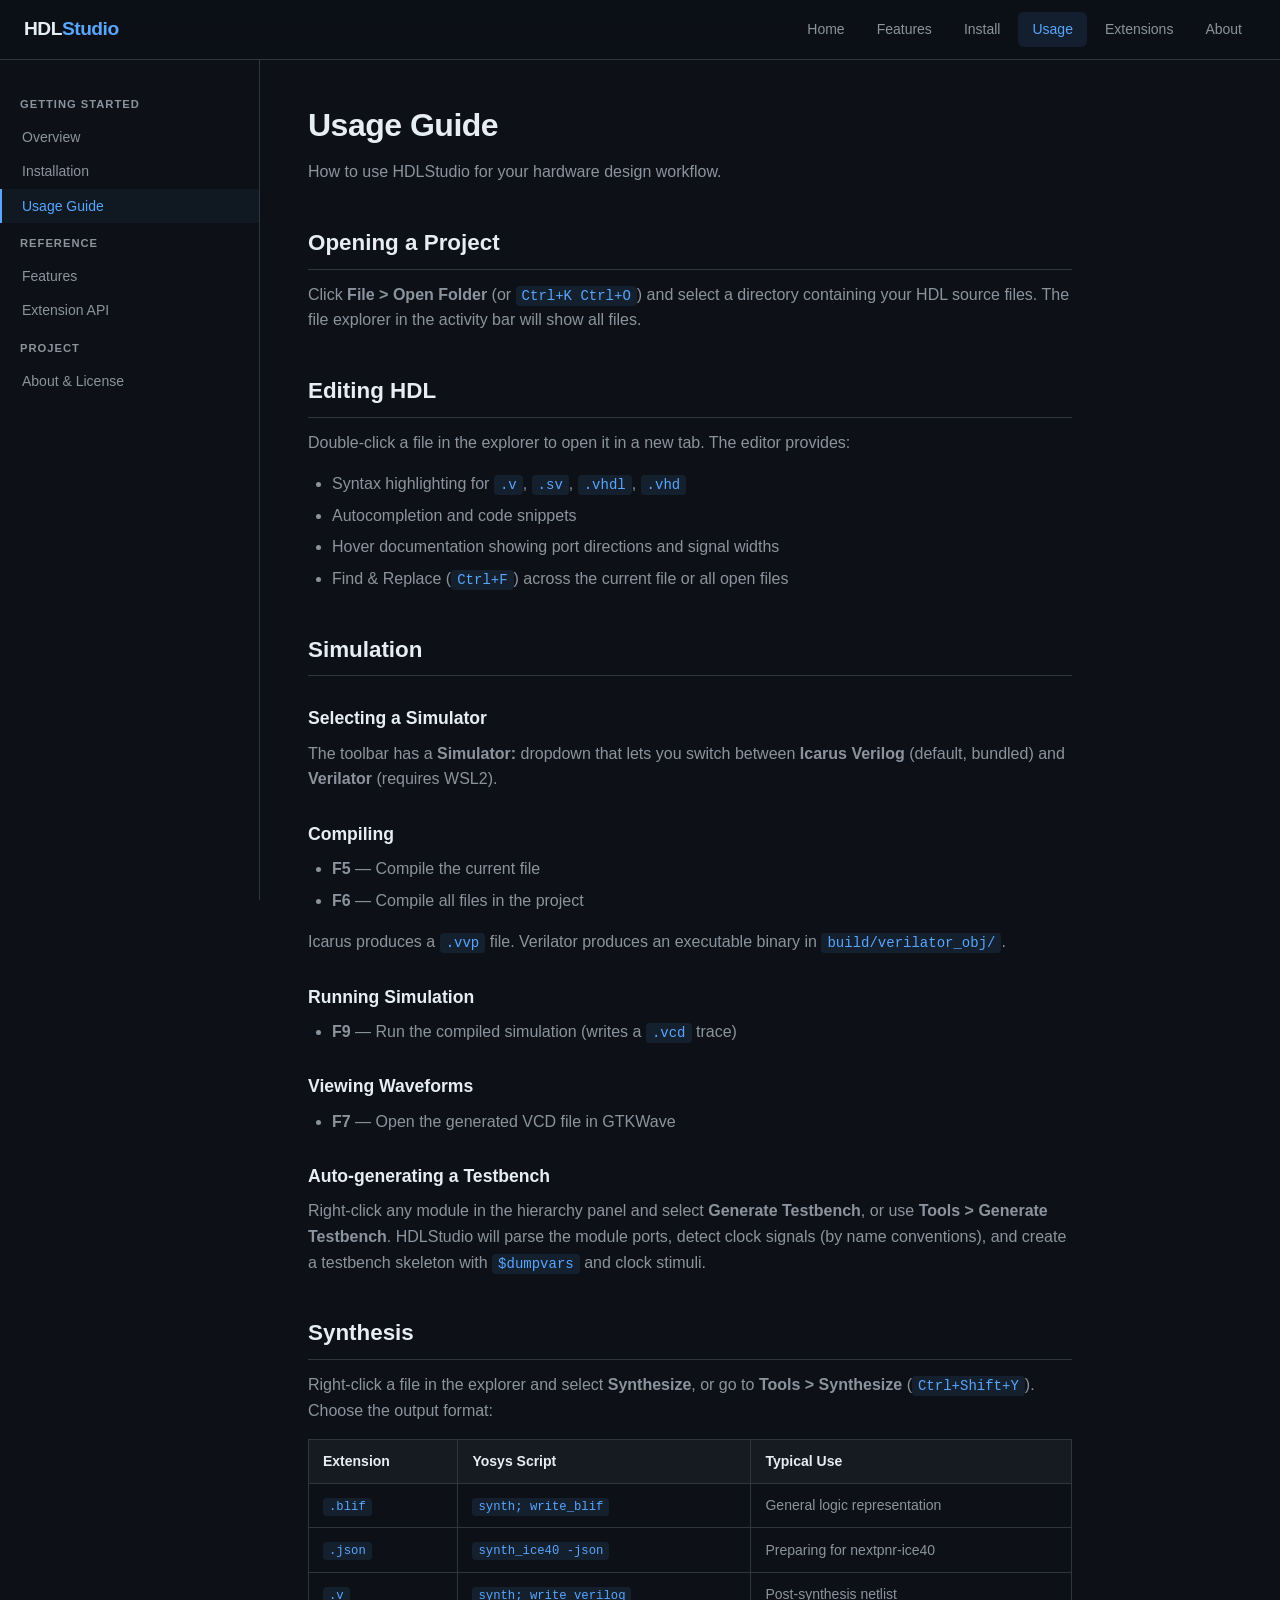
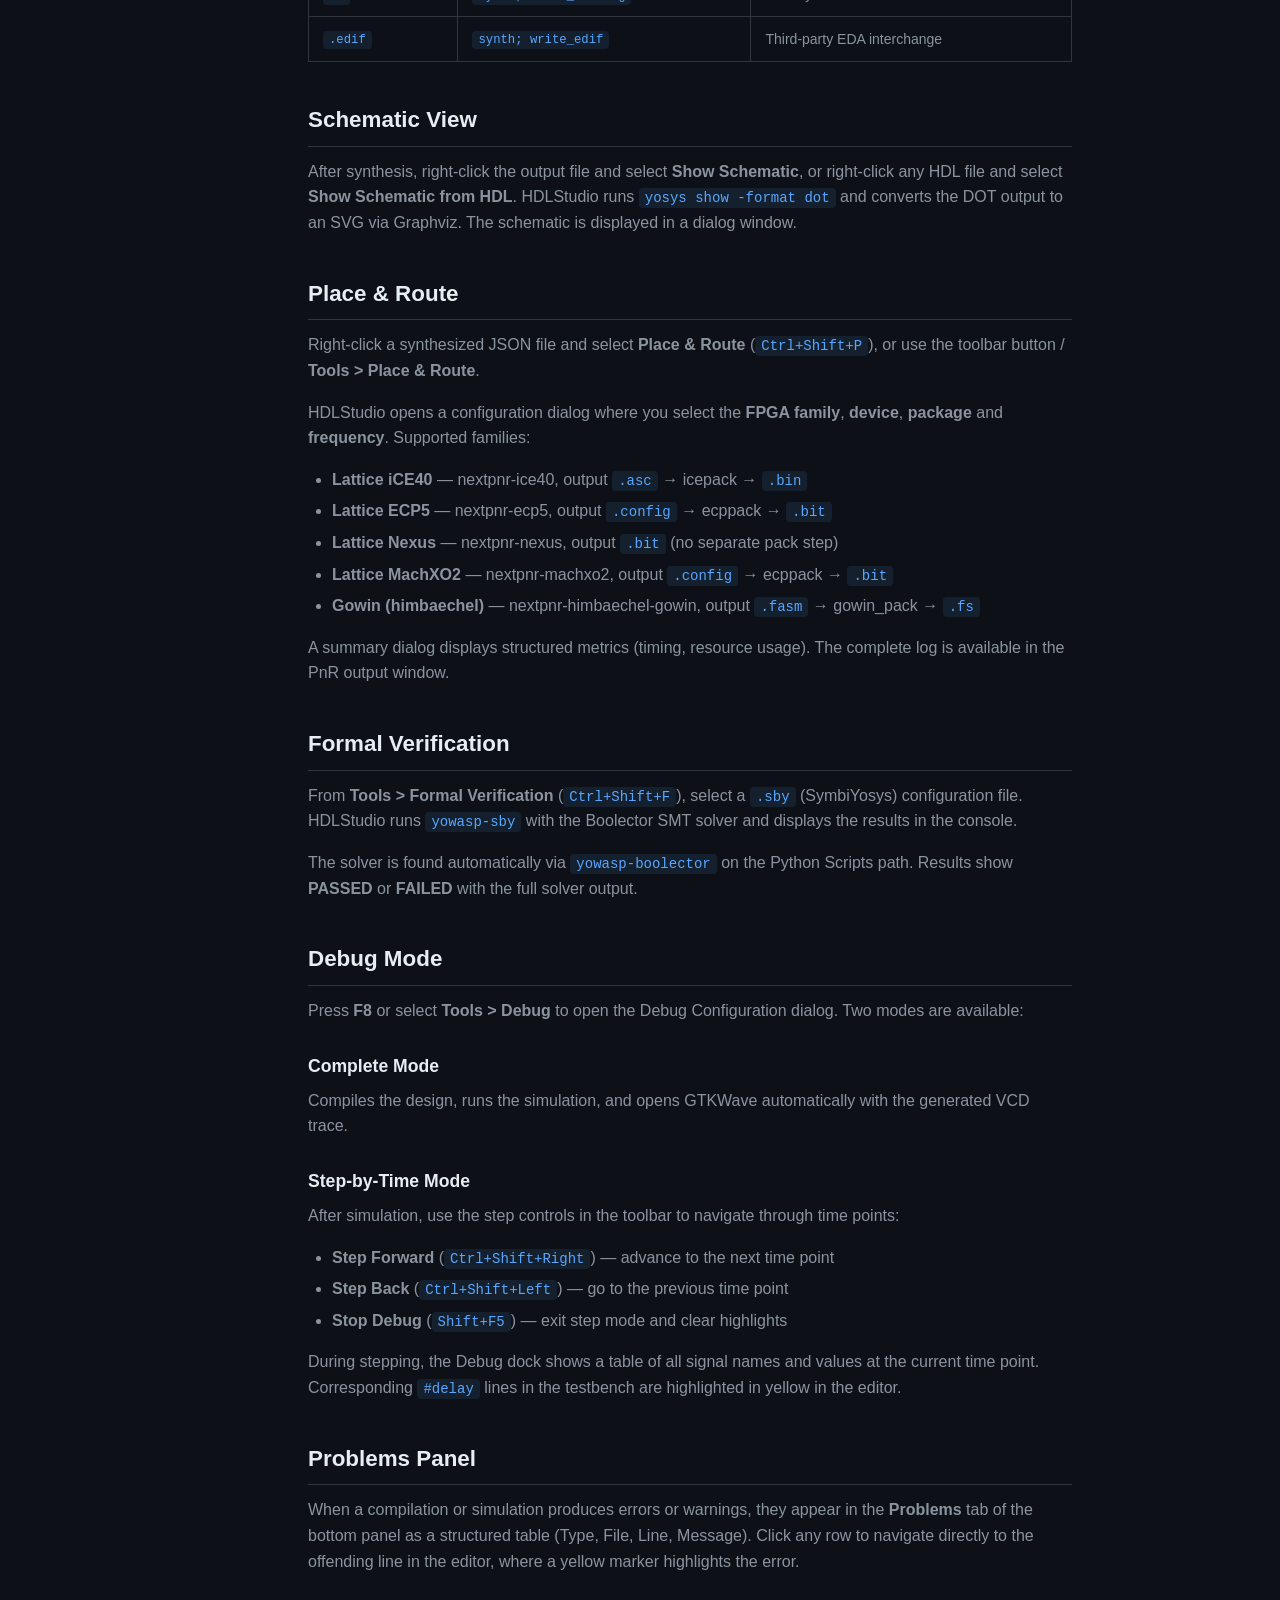
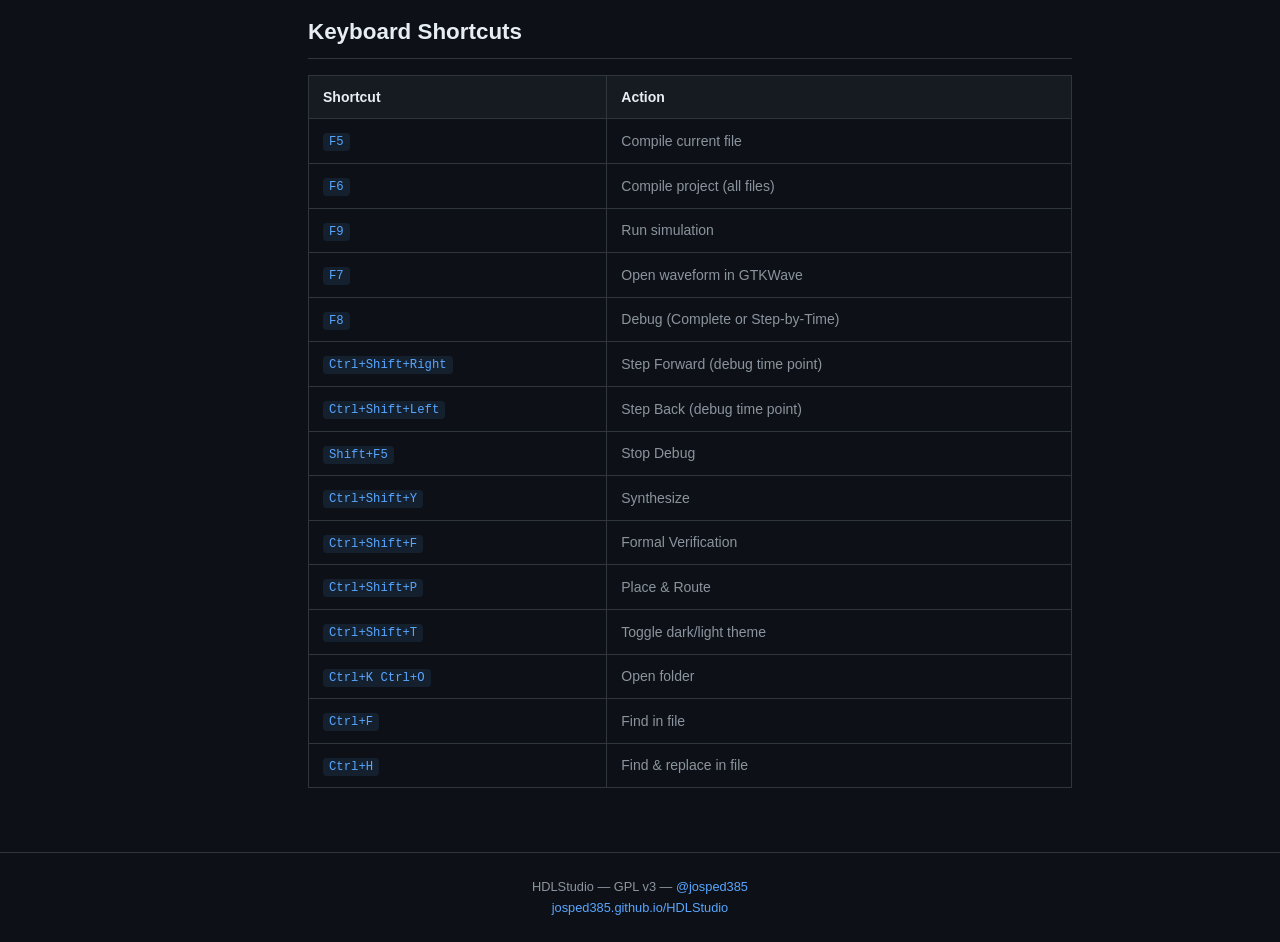
<file: docs/usage.html>
<!DOCTYPE html>
<html lang="en">
<head>
<meta charset="UTF-8">
<meta name="viewport" content="width=device-width, initial-scale=1.0">
<title>Usage Guide — HDLStudio</title>
<link rel="stylesheet" href="assets/css/style.css">
</head>
<body>

<div class="header">
  <div class="logo">HDL<span>Studio</span></div>
  <nav>
    <a href="index.html">Home</a>
    <a href="features.html">Features</a>
    <a href="install.html">Install</a>
    <a href="usage.html">Usage</a>
    <a href="extensions.html">Extensions</a>
    <a href="about.html">About</a>
  </nav>
</div>

<div class="wrapper">
  <aside class="sidebar">
    <div class="section-title">Getting Started</div>
    <a href="index.html">Overview</a>
    <a href="install.html">Installation</a>
    <a href="usage.html" class="active">Usage Guide</a>
    <div class="section-title">Reference</div>
    <a href="features.html">Features</a>
    <a href="extensions.html">Extension API</a>
    <div class="section-title">Project</div>
    <a href="about.html">About &amp; License</a>
  </aside>

  <main class="content">
    <h1>Usage Guide</h1>
    <p class="subtitle">How to use HDLStudio for your hardware design workflow.</p>

    <h2>Opening a Project</h2>
    <p>Click <strong>File &gt; Open Folder</strong> (or <code>Ctrl+K Ctrl+O</code>) and select a directory containing your HDL source files. The file explorer in the activity bar will show all files.</p>

    <h2>Editing HDL</h2>
    <p>Double-click a file in the explorer to open it in a new tab. The editor provides:</p>
    <ul>
      <li>Syntax highlighting for <code>.v</code>, <code>.sv</code>, <code>.vhdl</code>, <code>.vhd</code></li>
      <li>Autocompletion and code snippets</li>
      <li>Hover documentation showing port directions and signal widths</li>
      <li>Find &amp; Replace (<code>Ctrl+F</code>) across the current file or all open files</li>
    </ul>

    <h2>Simulation</h2>
    <h3>Selecting a Simulator</h3>
    <p>The toolbar has a <strong>Simulator:</strong> dropdown that lets you switch between <strong>Icarus Verilog</strong> (default, bundled) and <strong>Verilator</strong> (requires WSL2).</p>

    <h3>Compiling</h3>
    <ul>
      <li><strong>F5</strong> — Compile the current file</li>
      <li><strong>F6</strong> — Compile all files in the project</li>
    </ul>
    <p>Icarus produces a <code>.vvp</code> file. Verilator produces an executable binary in <code>build/verilator_obj/</code>.</p>

    <h3>Running Simulation</h3>
    <ul>
      <li><strong>F9</strong> — Run the compiled simulation (writes a <code>.vcd</code> trace)</li>
    </ul>

    <h3>Viewing Waveforms</h3>
    <ul>
      <li><strong>F7</strong> — Open the generated VCD file in GTKWave</li>
    </ul>

    <h3>Auto-generating a Testbench</h3>
    <p>Right-click any module in the hierarchy panel and select <strong>Generate Testbench</strong>, or use <strong>Tools &gt; Generate Testbench</strong>. HDLStudio will parse the module ports, detect clock signals (by name conventions), and create a testbench skeleton with <code>$dumpvars</code> and clock stimuli.</p>

    <h2>Synthesis</h2>
    <p>Right-click a file in the explorer and select <strong>Synthesize</strong>, or go to <strong>Tools &gt; Synthesize</strong> (<code>Ctrl+Shift+Y</code>). Choose the output format:</p>
    <table>
      <tr><th>Extension</th><th>Yosys Script</th><th>Typical Use</th></tr>
      <tr><td><code>.blif</code></td><td><code>synth; write_blif</code></td><td>General logic representation</td></tr>
      <tr><td><code>.json</code></td><td><code>synth_ice40 -json</code></td><td>Preparing for nextpnr-ice40</td></tr>
      <tr><td><code>.v</code></td><td><code>synth; write_verilog</code></td><td>Post-synthesis netlist</td></tr>
      <tr><td><code>.edif</code></td><td><code>synth; write_edif</code></td><td>Third-party EDA interchange</td></tr>
    </table>

    <h2>Schematic View</h2>
    <p>After synthesis, right-click the output file and select <strong>Show Schematic</strong>, or right-click any HDL file and select <strong>Show Schematic from HDL</strong>. HDLStudio runs <code>yosys show -format dot</code> and converts the DOT output to an SVG via Graphviz. The schematic is displayed in a dialog window.</p>

    <h2>Place &amp; Route</h2>
    <p>Right-click a synthesized JSON file and select <strong>Place &amp; Route</strong> (<code>Ctrl+Shift+P</code>), or use the toolbar button / <strong>Tools &gt; Place &amp; Route</strong>.</p>
    <p>HDLStudio opens a configuration dialog where you select the <strong>FPGA family</strong>, <strong>device</strong>, <strong>package</strong> and <strong>frequency</strong>. Supported families:</p>
    <ul>
      <li><strong>Lattice iCE40</strong> &mdash; nextpnr-ice40, output <code>.asc</code> &rarr; icepack &rarr; <code>.bin</code></li>
      <li><strong>Lattice ECP5</strong> &mdash; nextpnr-ecp5, output <code>.config</code> &rarr; ecppack &rarr; <code>.bit</code></li>
      <li><strong>Lattice Nexus</strong> &mdash; nextpnr-nexus, output <code>.bit</code> (no separate pack step)</li>
      <li><strong>Lattice MachXO2</strong> &mdash; nextpnr-machxo2, output <code>.config</code> &rarr; ecppack &rarr; <code>.bit</code></li>
      <li><strong>Gowin (himbaechel)</strong> &mdash; nextpnr-himbaechel-gowin, output <code>.fasm</code> &rarr; gowin_pack &rarr; <code>.fs</code></li>
    </ul>
    <p>A summary dialog displays structured metrics (timing, resource usage). The complete log is available in the PnR output window.</p>

    <h2>Formal Verification</h2>
    <p>From <strong>Tools &gt; Formal Verification</strong> (<code>Ctrl+Shift+F</code>), select a <code>.sby</code> (SymbiYosys) configuration file. HDLStudio runs <code>yowasp-sby</code> with the Boolector SMT solver and displays the results in the console.</p>
    <p>The solver is found automatically via <code>yowasp-boolector</code> on the Python Scripts path. Results show <strong>PASSED</strong> or <strong>FAILED</strong> with the full solver output.</p>

    <h2>Debug Mode</h2>
    <p>Press <strong>F8</strong> or select <strong>Tools &gt; Debug</strong> to open the Debug Configuration dialog. Two modes are available:</p>
    <h3>Complete Mode</h3>
    <p>Compiles the design, runs the simulation, and opens GTKWave automatically with the generated VCD trace.</p>
    <h3>Step-by-Time Mode</h3>
    <p>After simulation, use the step controls in the toolbar to navigate through time points:</p>
    <ul>
      <li><strong>Step Forward</strong> (<code>Ctrl+Shift+Right</code>) &mdash; advance to the next time point</li>
      <li><strong>Step Back</strong> (<code>Ctrl+Shift+Left</code>) &mdash; go to the previous time point</li>
      <li><strong>Stop Debug</strong> (<code>Shift+F5</code>) &mdash; exit step mode and clear highlights</li>
    </ul>
    <p>During stepping, the Debug dock shows a table of all signal names and values at the current time point. Corresponding <code>#delay</code> lines in the testbench are highlighted in yellow in the editor.</p>

    <h2>Problems Panel</h2>
    <p>When a compilation or simulation produces errors or warnings, they appear in the <strong>Problems</strong> tab of the bottom panel as a structured table (Type, File, Line, Message). Click any row to navigate directly to the offending line in the editor, where a yellow marker highlights the error.</p>

    <h2>Keyboard Shortcuts</h2>
    <table>
      <tr><th>Shortcut</th><th>Action</th></tr>
      <tr><td><code>F5</code></td><td>Compile current file</td></tr>
      <tr><td><code>F6</code></td><td>Compile project (all files)</td></tr>
      <tr><td><code>F9</code></td><td>Run simulation</td></tr>
      <tr><td><code>F7</code></td><td>Open waveform in GTKWave</td></tr>
      <tr><td><code>F8</code></td><td>Debug (Complete or Step-by-Time)</td></tr>
      <tr><td><code>Ctrl+Shift+Right</code></td><td>Step Forward (debug time point)</td></tr>
      <tr><td><code>Ctrl+Shift+Left</code></td><td>Step Back (debug time point)</td></tr>
      <tr><td><code>Shift+F5</code></td><td>Stop Debug</td></tr>
      <tr><td><code>Ctrl+Shift+Y</code></td><td>Synthesize</td></tr>
      <tr><td><code>Ctrl+Shift+F</code></td><td>Formal Verification</td></tr>
      <tr><td><code>Ctrl+Shift+P</code></td><td>Place &amp; Route</td></tr>
      <tr><td><code>Ctrl+Shift+T</code></td><td>Toggle dark/light theme</td></tr>
      <tr><td><code>Ctrl+K Ctrl+O</code></td><td>Open folder</td></tr>
      <tr><td><code>Ctrl+F</code></td><td>Find in file</td></tr>
      <tr><td><code>Ctrl+H</code></td><td>Find &amp; replace in file</td></tr>
    </table>

  </main>
</div>

<div class="footer">
  HDLStudio &mdash; GPL v3 &mdash; <a href="https://github.com/josped385">@josped385</a><br><a href='https://josped385.github.io/HDLStudio/'>josped385.github.io/HDLStudio</a>
</div>
<script src="assets/js/main.js"></script>
</body>
</html>
</file>
<file: docs/assets/css/style.css>
:root {
  --bg: #0d1117;
  --bg-card: #161b22;
  --bg-hover: #1c2333;
  --border: #30363d;
  --text: #e6edf3;
  --text-secondary: #8b949e;
  --accent: #58a6ff;
  --accent-green: #3fb950;
  --accent-orange: #d29922;
  --accent-red: #f85149;
  --header-height: 60px;
  --sidebar-width: 260px;
}
* { margin: 0; padding: 0; box-sizing: border-box; }
body {
  font-family: -apple-system, BlinkMacSystemFont, "Segoe UI", Roboto, "Helvetica Neue", Arial, sans-serif;
  background: var(--bg);
  color: var(--text);
  line-height: 1.6;
  min-height: 100vh;
  display: flex;
  flex-direction: column;
}
a { color: var(--accent); text-decoration: none; }
a:hover { text-decoration: underline; }
code {
  font-family: "SFMono-Regular", Consolas, "Liberation Mono", Menlo, monospace;
  background: rgba(88,166,255,0.1);
  color: var(--accent);
  padding: 2px 6px;
  border-radius: 4px;
  font-size: 0.875em;
}
pre {
  background: #0d1117;
  border: 1px solid var(--border);
  border-radius: 6px;
  padding: 16px;
  overflow-x: auto;
  position: relative;
}
pre code {
  background: none;
  padding: 0;
  color: #c9d1d9;
  font-size: 0.8125rem;
  line-height: 1.5;
}
pre .lang-tag {
  position: absolute;
  top: 6px; right: 10px;
  font-size: 0.7rem;
  color: var(--text-secondary);
  text-transform: uppercase;
  letter-spacing: 0.5px;
}

/* Header */
.header {
  position: fixed; top: 0; left: 0; right: 0;
  height: var(--header-height);
  background: rgba(13,17,23,0.92);
  backdrop-filter: blur(12px);
  border-bottom: 1px solid var(--border);
  display: flex; align-items: center;
  padding: 0 24px;
  z-index: 100;
}
.header .logo {
  font-size: 1.2rem; font-weight: 700;
  color: var(--text); letter-spacing: -0.5px;
}
.header .logo span { color: var(--accent); }
.header nav {
  margin-left: auto;
  display: flex; gap: 4px;
}
.header nav a {
  color: var(--text-secondary);
  padding: 6px 14px;
  border-radius: 6px;
  font-size: 0.875rem;
  transition: all 0.15s;
}
.header nav a:hover {
  color: var(--text);
  background: var(--bg-hover);
  text-decoration: none;
}
.header nav a.active {
  color: var(--accent);
  background: rgba(88,166,255,0.1);
}

/* Layout */
.wrapper {
  display: flex;
  margin-top: var(--header-height);
  min-height: calc(100vh - var(--header-height));
}

/* Sidebar */
.sidebar {
  width: var(--sidebar-width);
  flex-shrink: 0;
  padding: 24px 0;
  border-right: 1px solid var(--border);
  position: sticky;
  top: var(--header-height);
  height: calc(100vh - var(--header-height));
  overflow-y: auto;
}
.sidebar .section-title {
  font-size: 0.7rem;
  text-transform: uppercase;
  letter-spacing: 1px;
  color: var(--text-secondary);
  padding: 12px 20px 6px;
  font-weight: 600;
}
.sidebar a {
  display: block;
  padding: 6px 20px;
  color: var(--text-secondary);
  font-size: 0.875rem;
  border-left: 2px solid transparent;
  transition: all 0.15s;
}
.sidebar a:hover {
  color: var(--text);
  background: var(--bg-hover);
  text-decoration: none;
}
.sidebar a.active {
  color: var(--accent);
  border-left-color: var(--accent);
  background: rgba(88,166,255,0.05);
}

/* Content */
.content {
  flex: 1;
  padding: 40px 48px;
  max-width: 860px;
}
.content h1 {
  font-size: 2rem;
  font-weight: 700;
  margin-bottom: 8px;
  letter-spacing: -0.5px;
}
.content h1 .subtitle {
  font-size: 1rem;
  font-weight: 400;
  color: var(--text-secondary);
  display: block;
  margin-top: 4px;
}
.content h2 {
  font-size: 1.4rem;
  font-weight: 600;
  margin-top: 40px;
  margin-bottom: 12px;
  padding-bottom: 8px;
  border-bottom: 1px solid var(--border);
}
.content h3 {
  font-size: 1.1rem;
  font-weight: 600;
  margin-top: 28px;
  margin-bottom: 8px;
}
.content p { margin-bottom: 16px; color: var(--text-secondary); }
.content ul, .content ol { margin-bottom: 16px; padding-left: 24px; }
.content li { margin-bottom: 6px; color: var(--text-secondary); }
.content img { max-width: 100%; border-radius: 8px; border: 1px solid var(--border); }

/* Cards */
.cards {
  display: grid;
  grid-template-columns: repeat(auto-fill, minmax(240px, 1fr));
  gap: 16px;
  margin: 24px 0;
}
.card {
  background: var(--bg-card);
  border: 1px solid var(--border);
  border-radius: 8px;
  padding: 20px;
  transition: border-color 0.15s;
}
.card:hover { border-color: var(--accent); }
.card .icon { font-size: 1.5rem; margin-bottom: 8px; display: block; }
.card h3 { font-size: 1rem; margin: 0 0 6px; }
.card p { font-size: 0.85rem; color: var(--text-secondary); margin: 0; }

/* Feature list */
.feature-list {
  list-style: none;
  padding: 0;
}
.feature-list li {
  padding: 12px 16px;
  background: var(--bg-card);
  border: 1px solid var(--border);
  border-radius: 6px;
  margin-bottom: 8px;
  display: flex;
  align-items: flex-start;
  gap: 10px;
}
.feature-list li .check {
  color: var(--accent-green);
  font-weight: bold;
  flex-shrink: 0;
}

/* Table */
table {
  width: 100%;
  border-collapse: collapse;
  margin: 16px 0 24px;
  font-size: 0.875rem;
}
th, td {
  text-align: left;
  padding: 10px 14px;
  border: 1px solid var(--border);
}
th {
  background: var(--bg-card);
  font-weight: 600;
  color: var(--text);
}
td { color: var(--text-secondary); }

/* Alert boxes */
.alert {
  padding: 14px 16px;
  border-radius: 6px;
  margin-bottom: 16px;
  font-size: 0.875rem;
  border: 1px solid;
}
.alert.info {
  background: rgba(88,166,255,0.08);
  border-color: rgba(88,166,255,0.3);
  color: var(--accent);
}
.alert.warning {
  background: rgba(210,153,34,0.08);
  border-color: rgba(210,153,34,0.3);
  color: var(--accent-orange);
}
.alert.success {
  background: rgba(63,185,80,0.08);
  border-color: rgba(63,185,80,0.3);
  color: var(--accent-green);
}

/* Hero */
.hero {
  text-align: center;
  padding: 60px 0 40px;
}
.hero h1 { font-size: 2.8rem; margin-bottom: 12px; }
.hero p {
  font-size: 1.1rem;
  color: var(--text-secondary);
  max-width: 600px;
  margin: 0 auto 28px;
}
.hero .btn {
  display: inline-block;
  padding: 10px 24px;
  border-radius: 6px;
  font-weight: 600;
  font-size: 0.9rem;
  transition: all 0.15s;
  margin: 4px;
}
.hero .btn.primary {
  background: var(--accent);
  color: #fff;
}
.hero .btn.primary:hover { opacity: 0.9; text-decoration: none; }
.hero .btn.secondary {
  background: var(--bg-card);
  color: var(--text);
  border: 1px solid var(--border);
}
.hero .btn.secondary:hover { border-color: var(--text-secondary); text-decoration: none; }

/* Footer */
.footer {
  text-align: center;
  padding: 24px;
  border-top: 1px solid var(--border);
  color: var(--text-secondary);
  font-size: 0.8rem;
  margin-top: auto;
}

/* Mobile */
@media (max-width: 768px) {
  .sidebar { display: none; }
  .content { padding: 24px 20px; }
  .header { padding: 0 12px; }
  .header nav a { padding: 6px 8px; font-size: 0.8rem; }
  .hero h1 { font-size: 2rem; }
  .cards { grid-template-columns: 1fr; }
}

/* Steps */
.steps {
  counter-reset: step;
  list-style: none;
  padding: 0;
}
.steps li {
  counter-increment: step;
  padding: 16px 16px 16px 48px;
  background: var(--bg-card);
  border: 1px solid var(--border);
  border-radius: 6px;
  margin-bottom: 10px;
  position: relative;
}
.steps li::before {
  content: counter(step);
  position: absolute;
  left: 14px;
  top: 14px;
  width: 24px; height: 24px;
  background: var(--accent);
  color: #fff;
  border-radius: 50%;
  display: flex;
  align-items: center;
  justify-content: center;
  font-size: 0.8rem;
  font-weight: 700;
}
.steps li strong { color: var(--text); display: block; margin-bottom: 4px; }
.steps li code { font-size: 0.8rem; }
</file>
